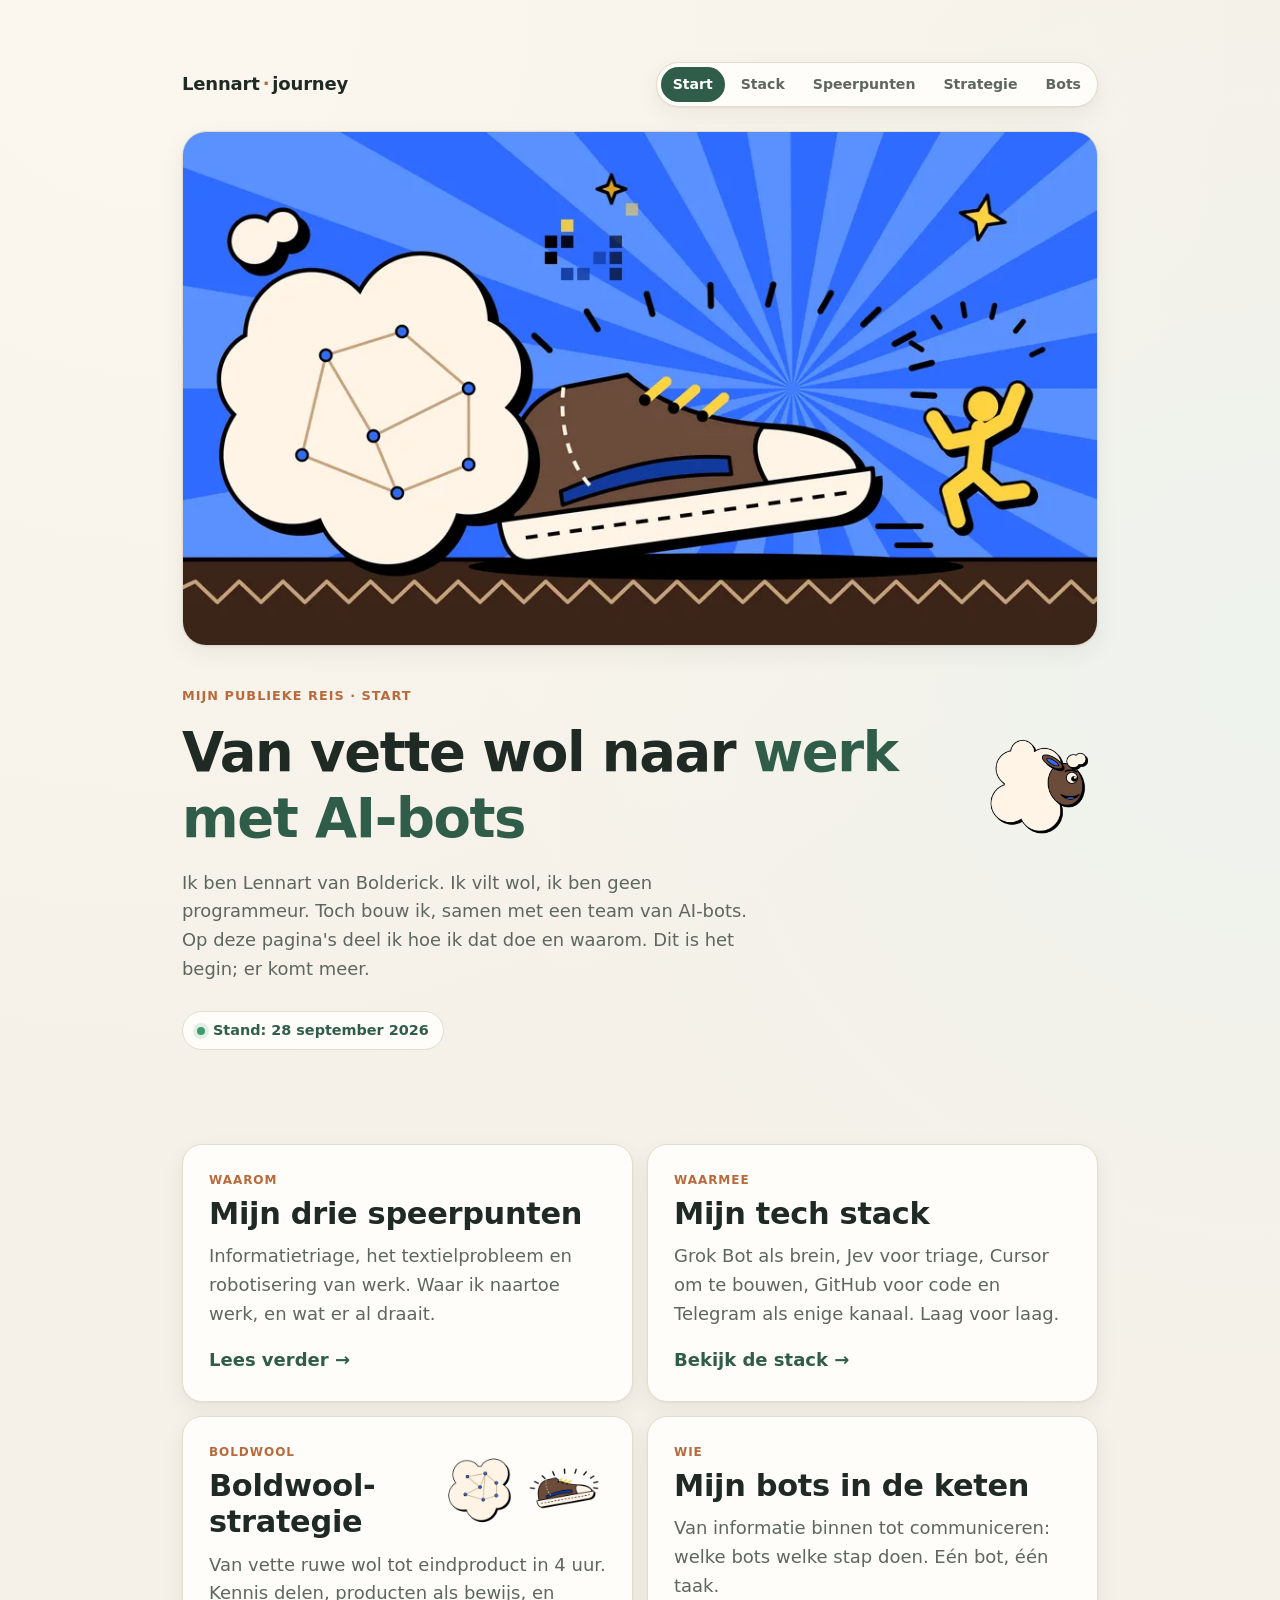
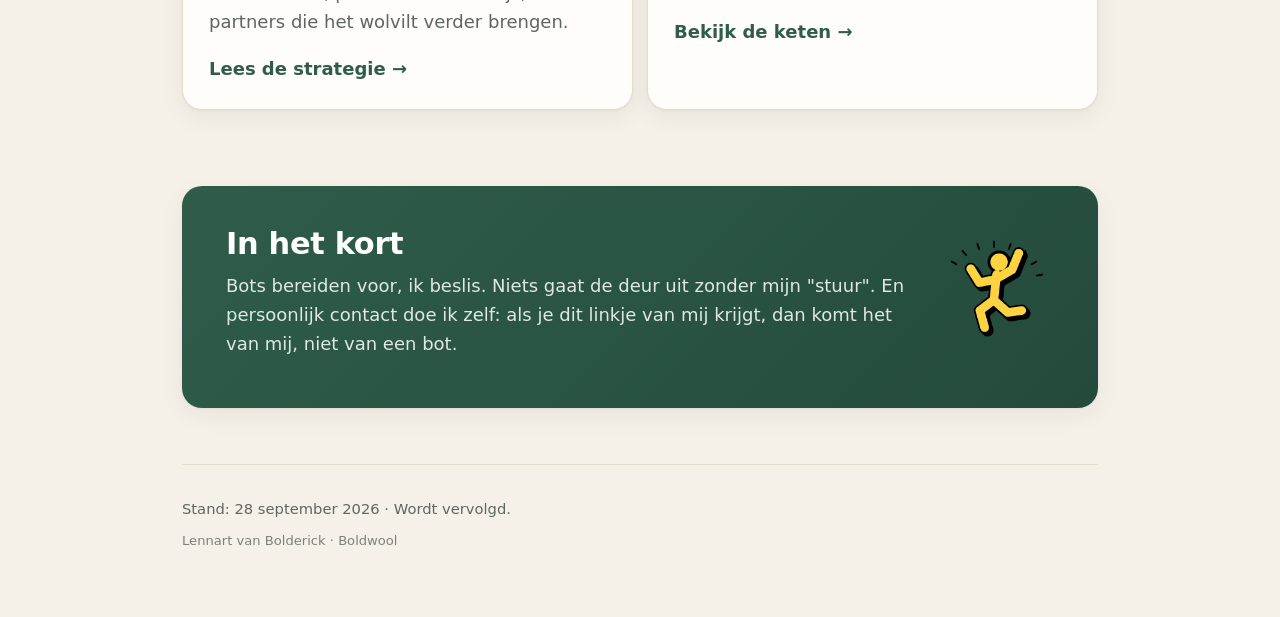
<file: docs/index.html>
<!doctype html>
<html lang="nl">
<head>
<meta charset="utf-8">
<meta name="viewport" content="width=device-width, initial-scale=1, viewport-fit=cover">
<title>Mijn publieke reis · Lennart van Bolderick</title>
<meta name="description" content="Een wolvilter die geen programmeur is, bouwt met een team van AI-bots. Hier deel ik mijn tech stack en mijn drie speerpunten.">
<meta name="theme-color" content="#f6f1e8">
<meta property="og:type" content="website">
<meta property="og:locale" content="nl_NL">
<meta property="og:title" content="Mijn publieke reis · Lennart van Bolderick">
<meta property="og:description" content="Een wolvilter die geen programmeur is, bouwt met een team van AI-bots. Hier deel ik mijn tech stack en mijn drie speerpunten.">
<meta property="og:url" content="https://lennart1970.github.io/journey/">
<meta property="og:image" content="https://lennart1970.github.io/journey/img/og-start.jpg">
<meta property="og:image:width" content="1200">
<meta property="og:image:height" content="630">
<meta property="og:image:alt" content="Mokka wollen sneaker barst uit een vachtwolk, een figuur rent mee, op blauwe stralen">
<meta name="twitter:card" content="summary_large_image">
<link rel="preload" as="image" type="image/webp" imagesrcset="img/hero-start-960.webp 960w, img/hero-start.webp 1920w" imagesizes="(min-width: 980px) 916px, 100vw">
<link rel="stylesheet" href="style.css">
</head>
<body>
<main>
<nav class="nav" aria-label="Hoofdmenu">
  <a class="brand" href="./">Lennart<span>·</span>journey</a>
  <div class="links"><a href="./" aria-current="page">Start</a><a href="tech-stack.html">Stack</a><a href="speerpunten.html">Speerpunten</a><a href="strategie.html">Strategie</a><a href="https://lennart1970.github.io/fleet-overview/">Bots</a></div>
</nav>

<figure class="hero-media">
  <picture>
    <source type="image/webp" srcset="img/hero-start-960.webp 960w, img/hero-start.webp 1920w" sizes="(min-width: 980px) 916px, 100vw">
    <img src="img/hero-start.jpg" srcset="img/hero-start-960.jpg 960w, img/hero-start.jpg 1920w" sizes="(min-width: 980px) 916px, 100vw" width="1920" height="1080" loading="eager" fetchpriority="high" decoding="async" alt="Mokka wollen sneaker barst uit een vachtwolk, een figuur rent mee, op blauwe stralen">
  </picture>
</figure>

<header class="hero">
  <p class="eyebrow">Mijn publieke reis · start</p>
  <span class="accent" aria-hidden="true"><picture><source type="image/webp" srcset="img/start-schaap.webp"><img src="img/start-schaap.png" width="400" height="400" alt="" loading="lazy" decoding="async"></picture></span>
  <h1>Van vette wol naar <span>werk met <span class="nowrap">AI-bots</span></span></h1>
  <p class="lead">Ik ben Lennart van Bolderick. Ik vilt wol, ik ben geen programmeur. Toch bouw ik, samen met een team van AI-bots. Op deze pagina's deel ik hoe ik dat doe en waarom. Dit is het begin; er komt meer.</p>
  <p class="stand"><span class="dot" aria-hidden="true"></span>Stand: 28 september 2026</p>
</header>

<section aria-label="Pagina's">
  <div class="grid two">
    <a class="card linkcard" href="speerpunten.html">
      <div class="tag">Waarom</div>
      <h2>Mijn drie speerpunten</h2>
      <p>Informatietriage, het textielprobleem en robotisering van werk. Waar ik naartoe werk, en wat er al draait.</p>
      <span class="go">Lees verder →</span>
    </a>
    <a class="card linkcard" href="tech-stack.html">
      <div class="tag">Waarmee</div>
      <h2>Mijn tech stack</h2>
      <p>Grok Bot als brein, Jev voor triage, Cursor om te bouwen, GitHub voor code en Telegram als enige kanaal. Laag voor laag.</p>
      <span class="go">Bekijk de stack →</span>
    </a>
    <a class="card linkcard wide" href="strategie.html">
      <span class="accent-row" aria-hidden="true"><span class="accent" aria-hidden="true"><picture><source type="image/webp" srcset="img/start-vacht.webp"><img src="img/start-vacht.png" width="400" height="400" alt="" loading="lazy" decoding="async"></picture></span><span class="accent" aria-hidden="true"><picture><source type="image/webp" srcset="img/start-sneaker.webp"><img src="img/start-sneaker.png" width="400" height="400" alt="" loading="lazy" decoding="async"></picture></span></span>
      <div class="tag">Boldwool</div>
      <h2>Boldwool-strategie</h2>
      <p>Van vette ruwe wol tot eindproduct in 4 uur. Kennis delen, producten als bewijs, en partners die het wolvilt verder brengen.</p>
      <span class="go">Lees de strategie →</span>
    </a>
    <a class="card linkcard wide" href="https://lennart1970.github.io/fleet-overview/">
      <div class="tag">Wie</div>
      <h2>Mijn bots in de keten</h2>
      <p>Van informatie binnen tot communiceren: welke bots welke stap doen. Eén bot, één taak.</p>
      <span class="go">Bekijk de keten →</span>
    </a>
  </div>
</section>

<section aria-labelledby="kort">
  <div class="card highlight">
    <span class="accent" aria-hidden="true"><picture><source type="image/webp" srcset="img/start-figuur.webp"><img src="img/start-figuur.png" width="400" height="400" alt="" loading="lazy" decoding="async"></picture></span>
    <h2 id="kort">In het kort</h2>
    <p>Bots bereiden voor, ik beslis. Niets gaat de deur uit zonder mijn "stuur". En persoonlijk contact doe ik zelf: als je dit linkje van mij krijgt, dan komt het van mij, niet van een bot.</p>
  </div>
</section>

<footer>
  <p>Stand: 28 september 2026 · Wordt vervolgd.</p>
  <p class="small">Lennart van Bolderick · Boldwool</p>
</footer>

</main>
</body>
</html>
</file>
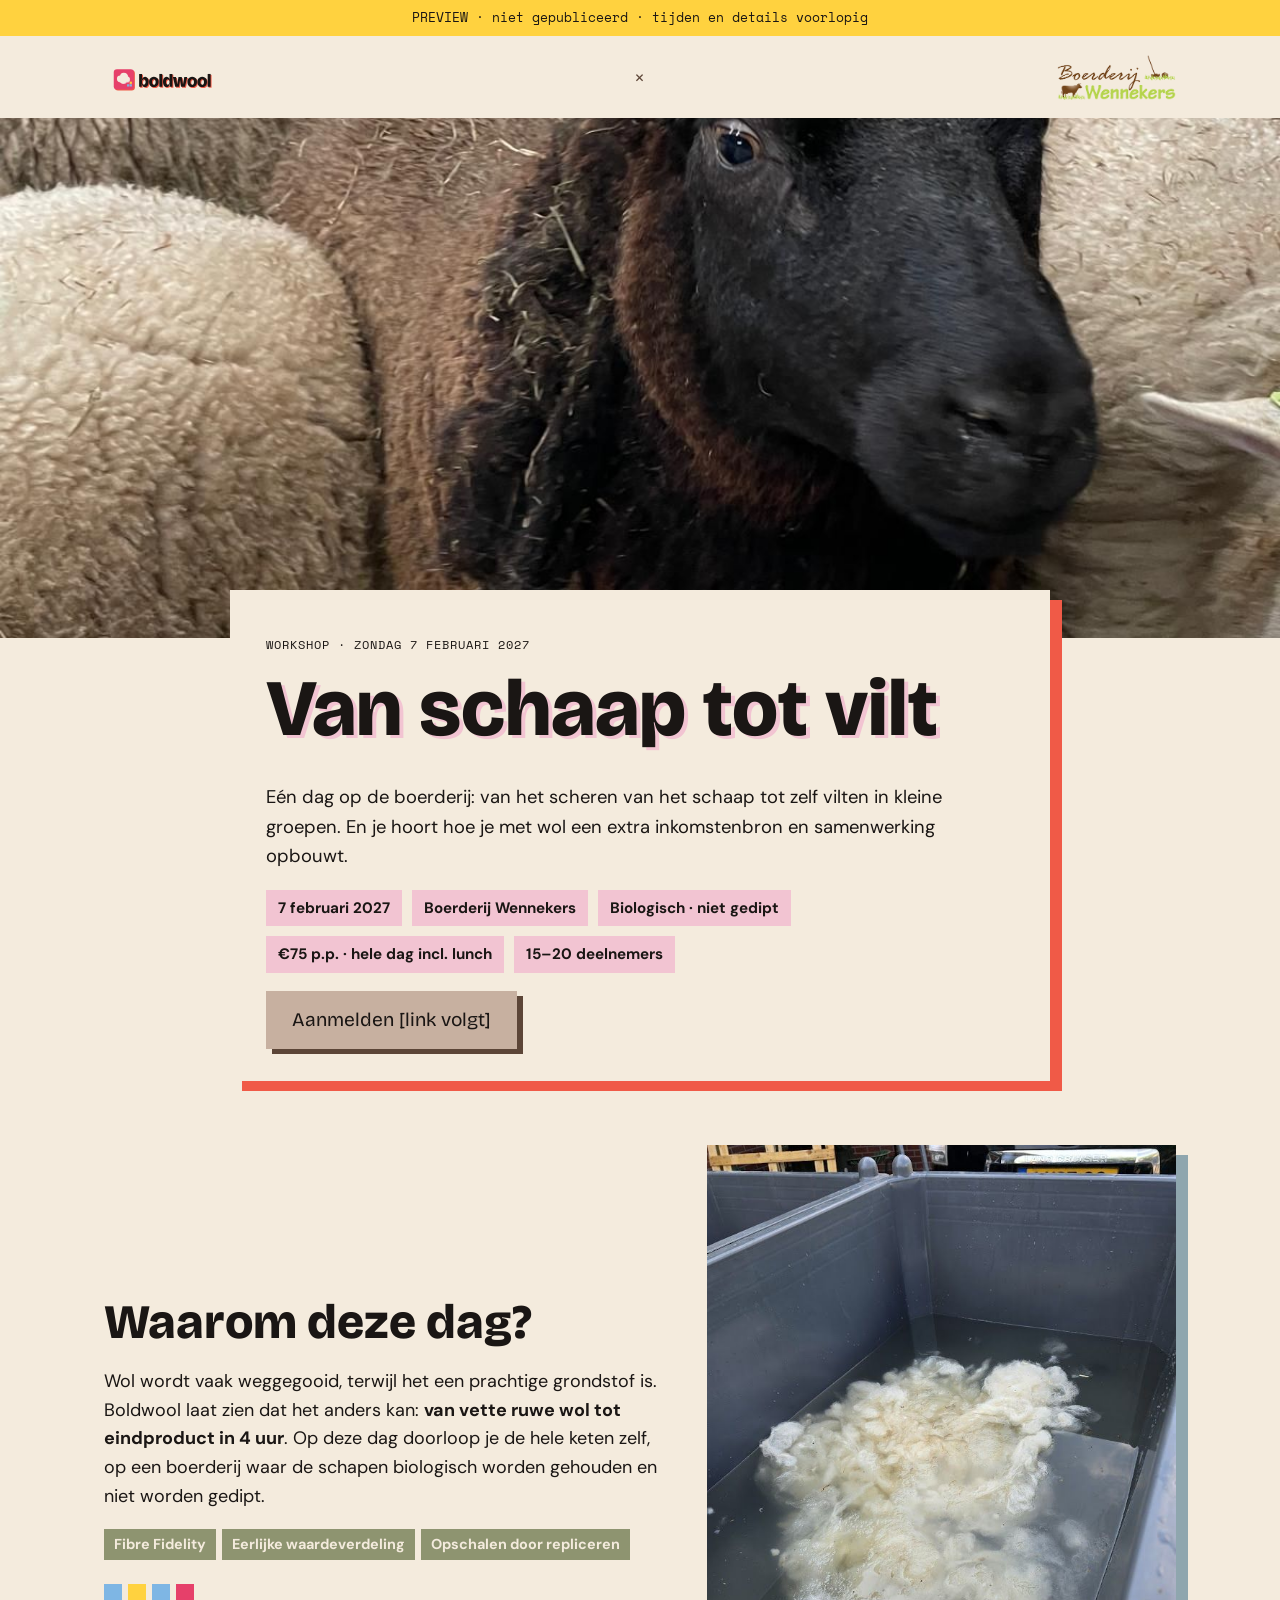
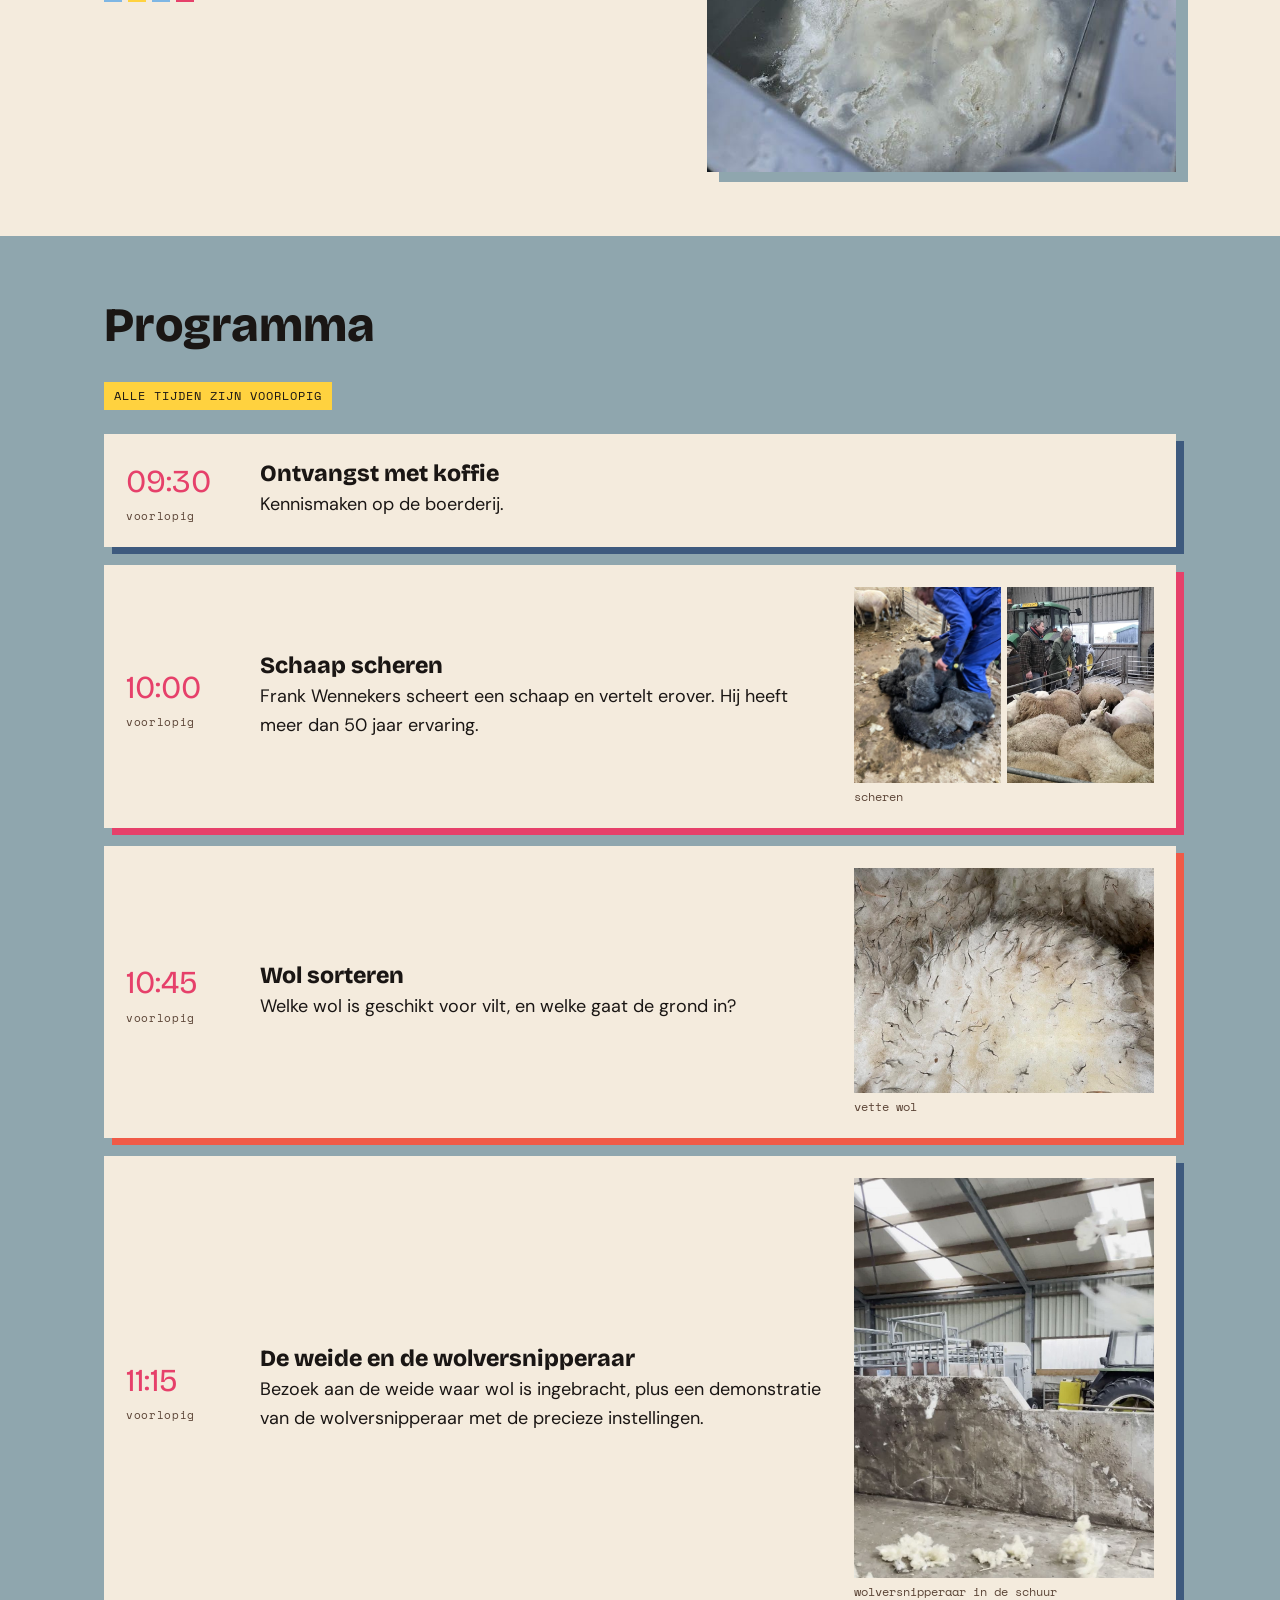
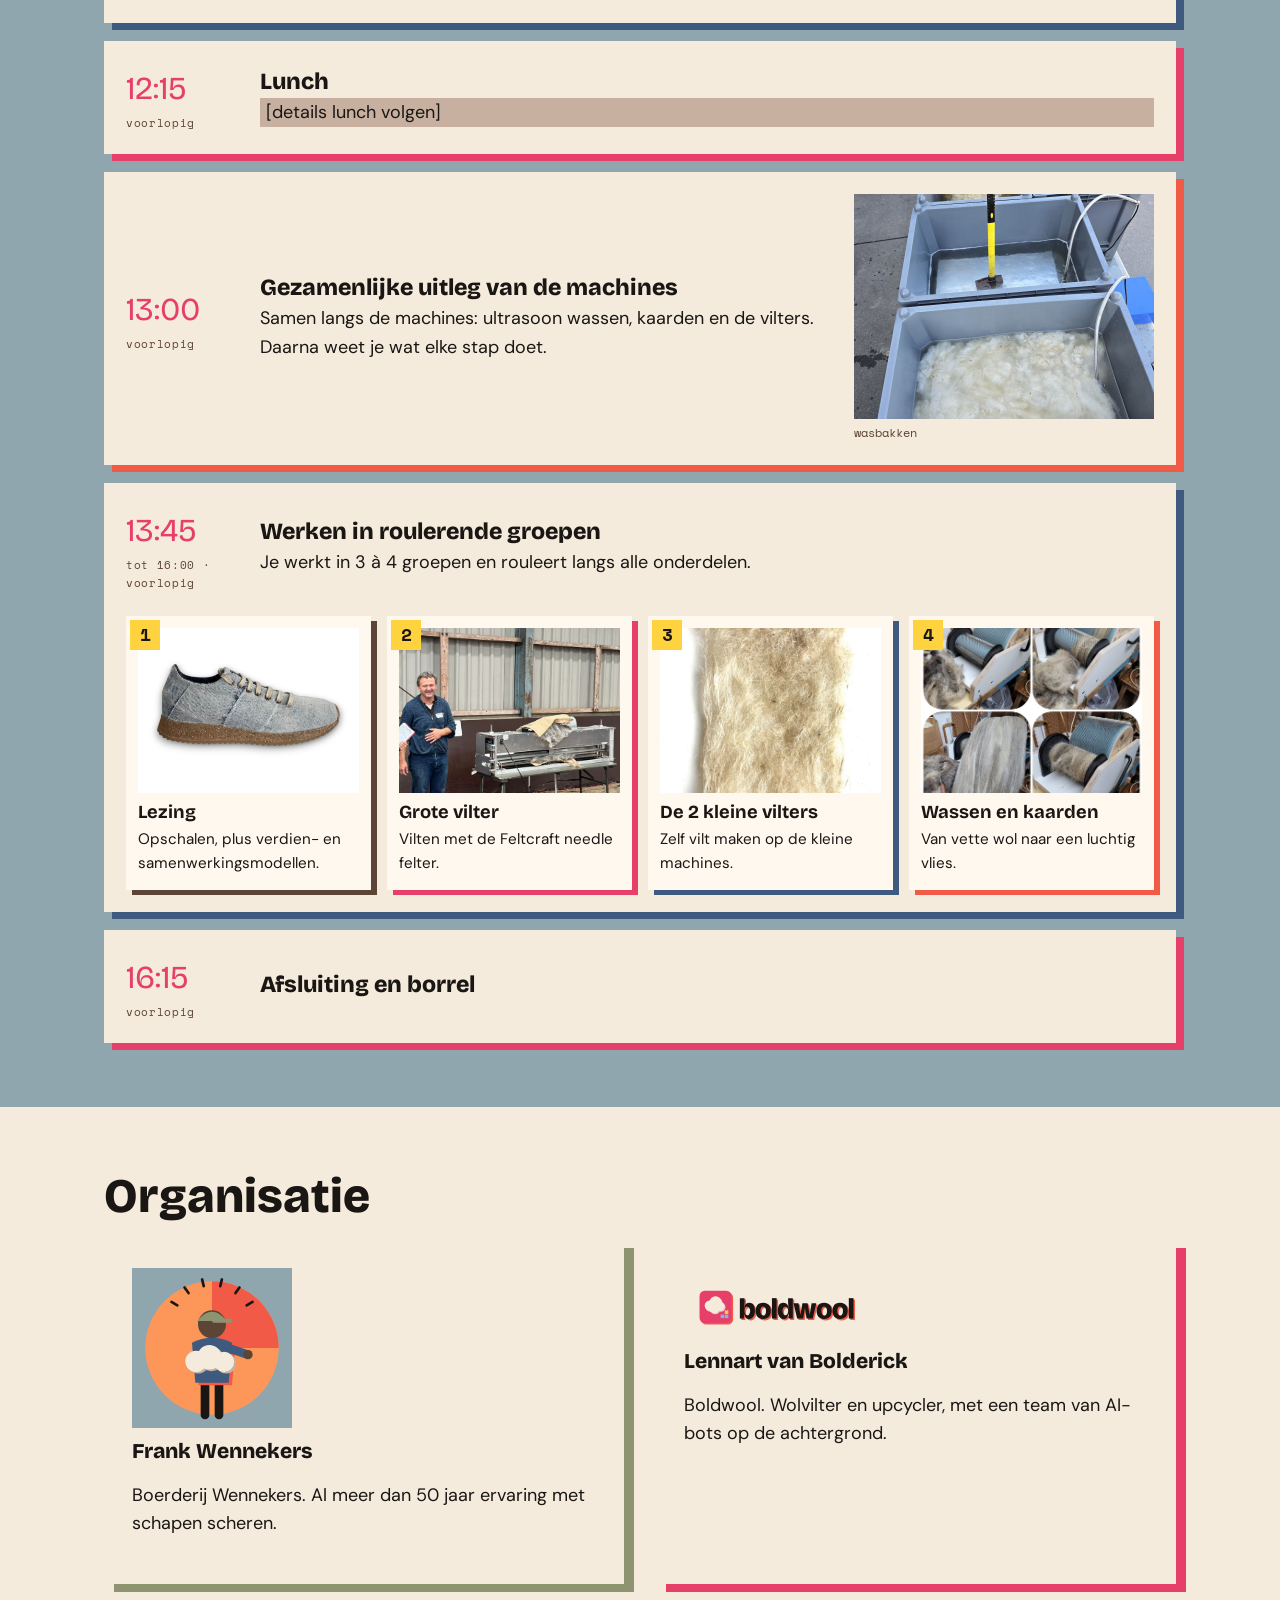
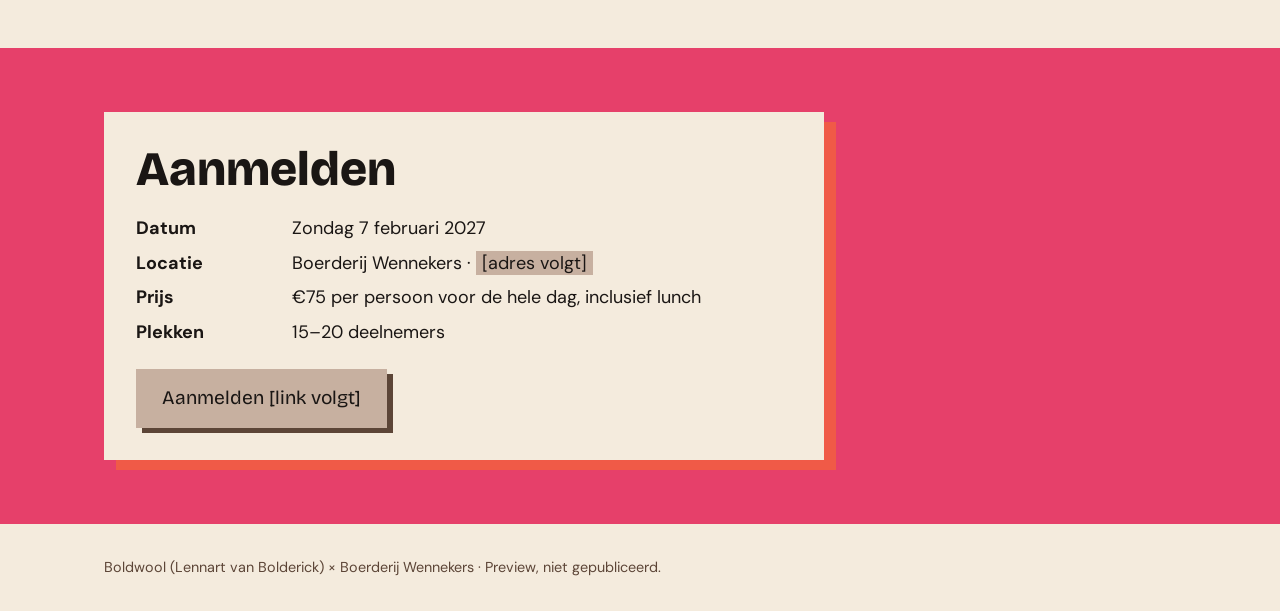
<file: docs/workshop-van-schaap-tot-vilt/index.html>
<!doctype html>
<html lang="nl">
<head>
<meta charset="utf-8">
<meta name="viewport" content="width=device-width, initial-scale=1">
<title>Van schaap tot vilt · workshop Boldwool × Boerderij Wennekers (preview)</title>
<meta name="robots" content="noindex">
<link rel="preconnect" href="https://fonts.googleapis.com"><link rel="preconnect" href="https://fonts.gstatic.com" crossorigin>
<link href="https://fonts.googleapis.com/css2?family=Bricolage+Grotesque:opsz,wght@12..96,800&family=DM+Sans:opsz,wght@9..40,400;9..40,700&family=Space+Mono:wght@400;700&display=swap" rel="stylesheet">
<style>
:root{--creme:#F4EBDD;--roze:#E6406A;--rood:#F05A47;--leisteen:#8FA6AE;--mokka:#5C4537;--inkt:#1A1614;--oranje:#FD9759;--salie:#8E9470;--mozaiek:#7EB6E4;--spinsel:#F2C4D2;--denim:#3E5A7E;--geel:#FFD23F;--grijs:#C7B0A0}
*{box-sizing:border-box}
body{margin:0;background:var(--creme);color:var(--inkt);font:18px/1.6 'DM Sans',system-ui,sans-serif}
img{max-width:100%;display:block}
h1,h2,h3{font-family:'Bricolage Grotesque',sans-serif;font-weight:800;line-height:1.05;margin:0 0 .4em}
.mono{font-family:'Space Mono',monospace;font-size:.78rem;letter-spacing:.08em;text-transform:uppercase}
.wrap{max-width:1120px;margin:0 auto;padding:0 24px}
.preview{background:var(--geel);text-align:center;padding:8px 12px;font-family:'Space Mono',monospace;font-size:.8rem}
header.top{display:flex;align-items:center;justify-content:space-between;gap:16px;padding:18px 0}
header.top .boldwool{height:44px;width:auto}
header.top .wennekers{height:46px;width:auto}
.x{font-family:'Space Mono',monospace;color:var(--mokka)}
.hero{position:relative;background:var(--leisteen)}
.hero img{width:100%;height:auto}
.hero-card{background:var(--creme);margin:-48px auto 0;position:relative;max-width:820px;padding:32px 36px;box-shadow:12px 10px 0 var(--rood)}
.hero-card h1{font-size:clamp(2.6rem,7vw,5rem);text-shadow:4px 3px 0 var(--spinsel)}
.hero-card .lead{font-size:1.15rem;margin:.2em 0 1em}
.facts{display:flex;flex-wrap:wrap;gap:10px;margin:0 0 18px;padding:0;list-style:none}
.facts li{background:var(--spinsel);padding:6px 12px;font-weight:700;font-size:.95rem}
.facts li.ph{background:var(--grijs)}
.btn{display:inline-block;background:var(--roze);color:var(--creme);text-decoration:none;font-family:'Bricolage Grotesque',sans-serif;font-size:1.2rem;padding:14px 26px;box-shadow:6px 5px 0 var(--rood)}
.btn.ph{background:var(--grijs);color:var(--inkt);box-shadow:6px 5px 0 var(--mokka);cursor:not-allowed}
section{padding:64px 0}
section h2{font-size:clamp(2rem,4.5vw,3rem)}
.intro{display:grid;grid-template-columns:1.2fr 1fr;gap:40px;align-items:center}
.intro img{box-shadow:12px 10px 0 var(--leisteen)}
.badge{display:inline-block;background:var(--salie);color:var(--creme);padding:4px 10px;margin:0 6px 6px 0;font-weight:700;font-size:.9rem}
.prog{background:var(--leisteen)}
.prog h2{color:var(--inkt)}
.note{background:var(--geel);display:inline-block;padding:4px 10px;margin-bottom:24px}
.timeline{list-style:none;margin:0;padding:0;display:grid;gap:18px}
.step{display:grid;grid-template-columns:110px 1fr 300px;gap:24px;background:var(--creme);padding:22px;align-items:center;box-shadow:8px 7px 0 var(--denim)}
.step:nth-child(3n+2){box-shadow:8px 7px 0 var(--roze)}
.step:nth-child(3n){box-shadow:8px 7px 0 var(--rood)}
.time{font-family:'Bricolage Grotesque',sans-serif;font-size:2rem;color:var(--roze)}
.time small{display:block;font-family:'Space Mono',monospace;font-size:.7rem;color:var(--mokka);letter-spacing:.06em}
.step h3{font-size:1.45rem;margin-bottom:.2em}
.step p{margin:0}
.step figure{margin:0}
.step figure img{width:100%;aspect-ratio:4/3;object-fit:cover}
.step figcaption{font-size:.75rem;color:var(--mokka);margin-top:4px;font-family:'Space Mono',monospace}
.step.noimg{grid-template-columns:110px 1fr}
.people{display:grid;grid-template-columns:repeat(2,1fr);gap:32px}
.person{background:var(--creme);padding:28px;box-shadow:10px 8px 0 var(--salie)}
.person img{width:160px;height:160px;object-fit:cover;margin-bottom:12px}
.person.lennart{box-shadow:10px 8px 0 var(--roze)}
.signup{background:var(--roze);color:var(--creme)}
.signup .box{background:var(--creme);color:var(--inkt);padding:32px;max-width:720px;box-shadow:12px 10px 0 var(--rood)}
.signup dl{display:grid;grid-template-columns:140px 1fr;gap:6px 16px;margin:0 0 22px}
.signup dt{font-weight:700}
.signup dd{margin:0}
.ph-txt{background:var(--grijs);padding:0 6px}
footer{padding:32px 0;font-size:.9rem;color:var(--mokka)}
.pixels{display:flex;gap:6px;margin:18px 0}
.pixels span{width:18px;height:18px;background:var(--mozaiek)}
.pixels span:nth-child(2){background:var(--geel)} .pixels span:nth-child(4){background:var(--roze)}
@media (max-width:820px){
  body{font-size:17px}
  .hero-card{margin:-16px 14px 0;padding:24px 20px;box-shadow:8px 7px 0 var(--rood)}
  .intro,.people{grid-template-columns:1fr}
  .step,.step.noimg{grid-template-columns:1fr;gap:10px}
  .time{font-size:1.6rem}
  header.top .boldwool{height:34px} header.top .wennekers{height:36px}
  .signup dl{grid-template-columns:1fr}
  .signup dt{margin-top:8px}
}
.step.groups-step{grid-template-columns:110px 1fr}
.groups{grid-column:1/-1;display:grid;grid-template-columns:repeat(4,1fr);gap:16px}
.gcard{position:relative;background:#fff8ee;padding:12px 12px 14px;box-shadow:6px 5px 0 var(--mokka)}
.gcard:nth-child(2){box-shadow:6px 5px 0 var(--roze)}.gcard:nth-child(3){box-shadow:6px 5px 0 var(--denim)}.gcard:nth-child(4){box-shadow:6px 5px 0 var(--rood)}
.gcard img{width:100%;aspect-ratio:4/3;object-fit:cover;margin-bottom:8px}
.gcard h4{font-family:'Bricolage Grotesque',sans-serif;font-size:1.15rem;margin:0 0 .2em;line-height:1.2}
.gcard p{font-size:.95rem;margin:0}
.gnum{position:absolute;top:4px;left:4px;background:var(--geel);font-family:'Space Mono',monospace;font-weight:700;width:30px;height:30px;display:grid;place-items:center}
@media (max-width:1000px){.groups{grid-template-columns:1fr 1fr}}
@media (max-width:820px){.step.groups-step{grid-template-columns:1fr}}
@media (max-width:480px){.groups{grid-template-columns:1fr}}
</style>
</head>
<body>
<div class="preview">PREVIEW · niet gepubliceerd · tijden en details voorlopig</div>
<div class="wrap">
<header class="top">
  <img class="boldwool" src="assets/logo-boldwool.svg" alt="Boldwool">
  <span class="x">×</span>
  <img class="wennekers" src="assets/logo-boerderij-wennekers.png" alt="Boerderij Wennekers">
</header>
</div>

<div class="hero"><img src="assets/schaap-zwart-in-kudde.jpg" alt="Zwarte ooi tussen witte schapen in de stal" style="display:block;height:clamp(260px,42vw,520px);object-fit:cover;object-position:65% 38%"></div>
<div class="hero-card">
  <p class="mono">Workshop · zondag 7 februari 2027</p>
  <h1>Van schaap tot vilt</h1>
  <p class="lead">Eén dag op de boerderij: van het scheren van het schaap tot zelf vilten in kleine groepen. En je hoort hoe je met wol een extra inkomstenbron en samenwerking opbouwt.</p>
  <ul class="facts">
    <li>7 februari 2027</li>
    <li>Boerderij Wennekers</li>
    <li>Biologisch · niet gedipt</li>
    <li>€75 p.p. · hele dag incl. lunch</li>
    <li>15–20 deelnemers</li>
  </ul>
  <a class="btn ph" href="#aanmelden" aria-disabled="true">Aanmelden [link volgt]</a>
</div>

<section>
 <div class="wrap intro">
  <div>
   <h2>Waarom deze dag?</h2>
   <p>Wol wordt vaak weggegooid, terwijl het een prachtige grondstof is. Boldwool laat zien dat het anders kan: <strong>van vette ruwe wol tot eindproduct in 4 uur</strong>. Op deze dag doorloop je de hele keten zelf, op een boerderij waar de schapen biologisch worden gehouden en niet worden gedipt.</p>
   <p><span class="badge">Fibre Fidelity</span><span class="badge">Eerlijke waardeverdeling</span><span class="badge">Opschalen door repliceren</span></p>
   <div class="pixels" aria-hidden="true"><span></span><span></span><span></span><span></span></div>
  </div>
  <img src="assets/wool-soaking.jpg" alt="Wol die in een bak water weekt">
 </div>
</section>

<section class="prog" id="programma">
 <div class="wrap">
  <h2>Programma</h2>
  <p class="note mono">Alle tijden zijn voorlopig</p>
  <ol class="timeline">
   <li class="step noimg"><div class="time">09:30<small>voorlopig</small></div><div><h3>Ontvangst met koffie</h3><p>Kennismaken op de boerderij.</p></div></li>
   <li class="step"><div class="time">10:00<small>voorlopig</small></div><div><h3>Schaap scheren</h3><p>Frank Wennekers scheert een schaap en vertelt erover. Hij heeft meer dan 50 jaar ervaring.</p></div><figure><div style="display:grid;grid-template-columns:1fr 1fr;gap:6px"><img src="assets/scheren-donkere-vacht.jpg" alt="Een schaap met een donkere vacht wordt geschoren" style="aspect-ratio:3/4"><img src="assets/bij-de-kudde.jpg" alt="Twee mensen bij de kudde schapen in de stal" style="aspect-ratio:3/4"></div><figcaption>scheren</figcaption></figure></li>
   <li class="step"><div class="time">10:45<small>voorlopig</small></div><div><h3>Wol sorteren</h3><p>Welke wol is geschikt voor vilt, en welke gaat de grond in?</p></div><figure><img src="assets/vette-wol-closeup.jpg" alt="Close-up van vette ruwe wol"><figcaption>vette wol</figcaption></figure></li>
   <li class="step"><div class="time">11:15<small>voorlopig</small></div><div><h3>De weide en de wolversnipperaar</h3><p>Bezoek aan de weide waar wol is ingebracht, plus een demonstratie van de wolversnipperaar met de precieze instellingen.</p></div><figure><img src="assets/wolversnipperaar.jpg" alt="Versnipperde wol vliegt door een schuur met betonnen wanden; op de vloer liggen plukken wol" style="aspect-ratio:3/4;object-position:50% 30%"><figcaption>wolversnipperaar in de schuur</figcaption></figure></li>
   <li class="step noimg"><div class="time">12:15<small>voorlopig</small></div><div><h3>Lunch</h3><p class="ph-txt">[details lunch volgen]</p></div></li>
   <li class="step"><div class="time">13:00<small>voorlopig</small></div><div><h3>Gezamenlijke uitleg van de machines</h3><p>Samen langs de machines: ultrasoon wassen, kaarden en de vilters. Daarna weet je wat elke stap doet.</p></div><figure><img src="assets/wash-tubs.jpg" alt="Wasbakken met wol"><figcaption>wasbakken</figcaption></figure></li>
   <li class="step groups-step"><div class="time">13:45<small>tot 16:00 · voorlopig</small></div><div><h3>Werken in roulerende groepen</h3><p>Je werkt in 3 à 4 groepen en rouleert langs alle onderdelen.</p></div>
    <div class="groups">
     <div class="gcard"><img src="assets/sneaker.jpg" alt="Sneaker van vilt"><span class="gnum">1</span><h4>Lezing</h4><p>Opschalen, plus verdien- en samenwerkingsmodellen.</p></div>
     <div class="gcard"><img src="assets/feltcrafts-machine.jpg" alt="Feltcraft needle felter in een schuur"><span class="gnum">2</span><h4>Grote vilter</h4><p>Vilten met de Feltcraft needle felter.</p></div>
     <div class="gcard"><img src="assets/felt_1.jpg" alt="Een stuk vilt"><span class="gnum">3</span><h4>De 2 kleine vilters</h4><p>Zelf vilt maken op de kleine machines.</p></div>
     <div class="gcard"><img src="assets/kaarden.jpg" alt="Kaardmachine met wol"><span class="gnum">4</span><h4>Wassen en kaarden</h4><p>Van vette wol naar een luchtig vlies.</p></div>
    </div></li>
   <li class="step noimg"><div class="time">16:15<small>voorlopig</small></div><div><h3>Afsluiting en borrel</h3></div></li>
  </ol>
 </div>
</section>

<section>
 <div class="wrap">
  <h2>Organisatie</h2>
  <div class="people">
   <div class="person"><img src="assets/ill-frank.svg" alt="Illustratie: gestileerde boer met pet en een pluk wol"><h3>Frank Wennekers</h3><p>Boerderij Wennekers. Al meer dan 50 jaar ervaring met schapen scheren.</p></div>
   <div class="person lennart"><img src="assets/logo-boldwool.svg" alt="Boldwool" style="width:auto;height:70px;object-fit:contain"><h3>Lennart van Bolderick</h3><p>Boldwool. Wolvilter en upcycler, met een team van AI-bots op de achtergrond.</p></div>
  </div>
 </div>
</section>

<section class="signup" id="aanmelden">
 <div class="wrap">
  <div class="box">
   <h2>Aanmelden</h2>
   <dl>
    <dt>Datum</dt><dd>Zondag 7 februari 2027</dd>
    <dt>Locatie</dt><dd>Boerderij Wennekers · <span class="ph-txt">[adres volgt]</span></dd>
    <dt>Prijs</dt><dd>€75 per persoon voor de hele dag, inclusief lunch</dd>
    <dt>Plekken</dt><dd>15–20 deelnemers</dd>
   </dl>
   <a class="btn ph" href="#aanmelden" aria-disabled="true">Aanmelden [link volgt]</a>
  </div>
 </div>
</section>

<footer><div class="wrap">Boldwool (Lennart van Bolderick) × Boerderij Wennekers · Preview, niet gepubliceerd.</div></footer>
</body>
</html>
</file>
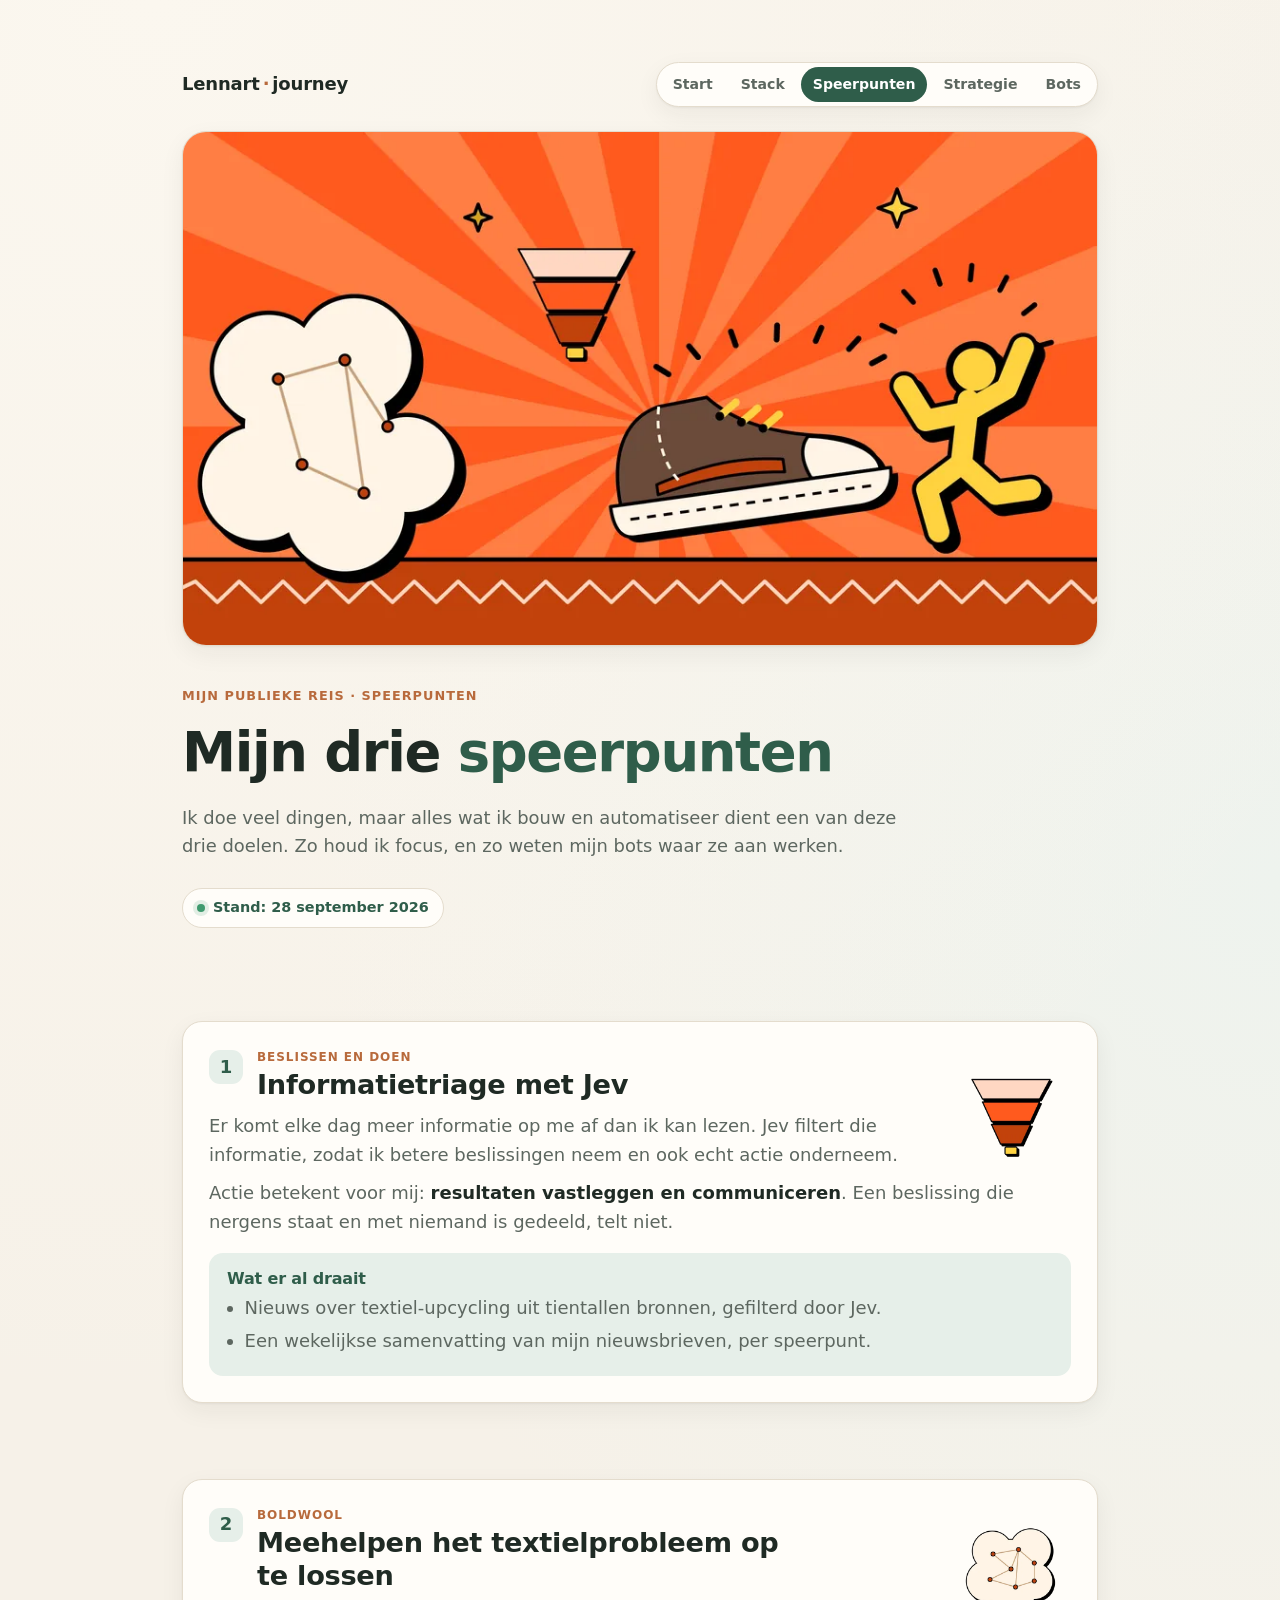
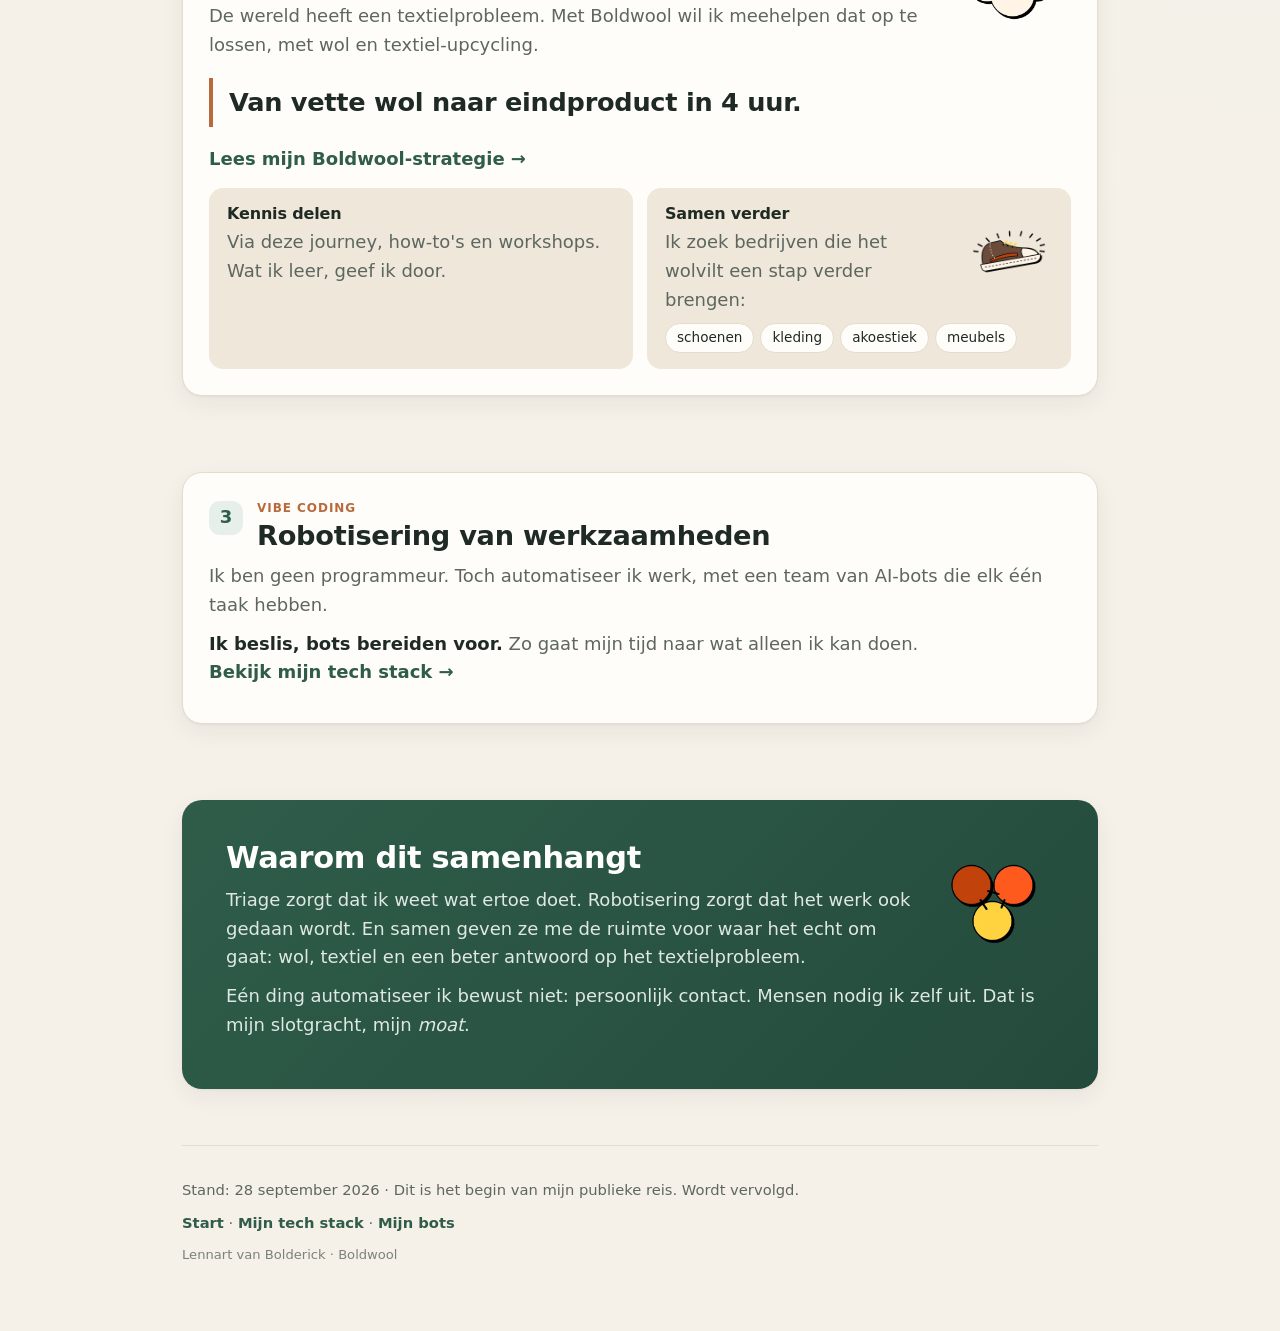
<file: docs/speerpunten.html>
<!doctype html>
<html lang="nl">
<head>
<meta charset="utf-8">
<meta name="viewport" content="width=device-width, initial-scale=1, viewport-fit=cover">
<title>Mijn drie speerpunten · Lennart van Bolderick</title>
<meta name="description" content="Informatietriage met Jev, meehelpen het textielprobleem op te lossen met Boldwool, en robotisering van werk. Waar ik aan werk en waarom.">
<meta name="theme-color" content="#f6f1e8">
<meta property="og:type" content="website">
<meta property="og:locale" content="nl_NL">
<meta property="og:title" content="Mijn drie speerpunten · Lennart van Bolderick">
<meta property="og:description" content="Informatietriage met Jev, meehelpen het textielprobleem op te lossen met Boldwool, en robotisering van werk. Waar ik aan werk en waarom.">
<meta property="og:url" content="https://lennart1970.github.io/journey/speerpunten.html">
<meta property="og:image" content="https://lennart1970.github.io/journey/img/og-speerpunten.jpg">
<meta property="og:image:width" content="1200">
<meta property="og:image:height" content="630">
<meta property="og:image:alt" content="Trechter, vachtwolk, wollen sneaker en een rennend figuur op oranje stralen">
<meta name="twitter:card" content="summary_large_image">
<link rel="preload" as="image" type="image/webp" imagesrcset="img/hero-speerpunten-960.webp 960w, img/hero-speerpunten.webp 1920w" imagesizes="(min-width: 980px) 916px, 100vw">
<link rel="stylesheet" href="style.css">
</head>
<body>
<main>
<nav class="nav" aria-label="Hoofdmenu">
  <a class="brand" href="./">Lennart<span>·</span>journey</a>
  <div class="links"><a href="./">Start</a><a href="tech-stack.html">Stack</a><a href="speerpunten.html" aria-current="page">Speerpunten</a><a href="strategie.html">Strategie</a><a href="https://lennart1970.github.io/fleet-overview/">Bots</a></div>
</nav>

<figure class="hero-media">
  <picture>
    <source type="image/webp" srcset="img/hero-speerpunten-960.webp 960w, img/hero-speerpunten.webp 1920w" sizes="(min-width: 980px) 916px, 100vw">
    <img src="img/hero-speerpunten.jpg" srcset="img/hero-speerpunten-960.jpg 960w, img/hero-speerpunten.jpg 1920w" sizes="(min-width: 980px) 916px, 100vw" width="1920" height="1080" loading="eager" fetchpriority="high" decoding="async" alt="Trechter, vachtwolk, wollen sneaker en een rennend figuur op oranje stralen">
  </picture>
</figure>

<header class="hero">
  <p class="eyebrow">Mijn publieke reis · speerpunten</p>
  <h1>Mijn drie <span>speerpunten</span></h1>
  <p class="lead">Ik doe veel dingen, maar alles wat ik bouw en automatiseer dient een van deze drie doelen. Zo houd ik focus, en zo weten mijn bots waar ze aan werken.</p>
  <p class="stand"><span class="dot" aria-hidden="true"></span>Stand: 28 september 2026</p>
</header>

<section aria-labelledby="sp1">
  <article class="card big">
    <span class="accent" aria-hidden="true"><picture><source type="image/webp" srcset="img/speer-trechter.webp"><img src="img/speer-trechter.png" width="400" height="400" alt="" loading="lazy" decoding="async"></picture></span>
    <div class="bighead"><span class="num">1</span><div><div class="tag">Beslissen en doen</div><h2 id="sp1">Informatietriage met Jev</h2></div></div>
    <p>Er komt elke dag meer informatie op me af dan ik kan lezen. Jev filtert die informatie, zodat ik betere beslissingen neem en ook echt actie onderneem.</p>
    <p>Actie betekent voor mij: <strong>resultaten vastleggen en communiceren</strong>. Een beslissing die nergens staat en met niemand is gedeeld, telt niet.</p>
    <div class="running">
      <h3>Wat er al draait</h3>
      <ul>
        <li>Nieuws over textiel-upcycling uit tientallen bronnen, gefilterd door Jev.</li>
        <li>Een wekelijkse samenvatting van mijn nieuwsbrieven, per speerpunt.</li>
      </ul>
    </div>
  </article>
</section>

<section aria-labelledby="sp2">
  <article class="card big">
    <span class="accent" aria-hidden="true"><picture><source type="image/webp" srcset="img/speer-vacht.webp"><img src="img/speer-vacht.png" width="400" height="400" alt="" loading="lazy" decoding="async"></picture></span>
    <div class="bighead"><span class="num">2</span><div><div class="tag">Boldwool</div><h2 id="sp2">Meehelpen het textielprobleem op te lossen</h2></div></div>
    <p>De wereld heeft een textielprobleem. Met Boldwool wil ik meehelpen dat op te lossen, met wol en textiel-upcycling.</p>
    <p class="quote">Van vette wol naar eindproduct in 4 uur.</p>
    <p><a class="more" href="strategie.html">Lees mijn Boldwool-strategie →</a></p>
    <div class="grid two inner">
      <div class="mini">
        <h3>Kennis delen</h3>
        <p>Via deze journey, how-to's en workshops. Wat ik leer, geef ik door.</p>
      </div>
      <div class="mini">
        <span class="accent" aria-hidden="true"><picture><source type="image/webp" srcset="img/speer-sneaker.webp"><img src="img/speer-sneaker.png" width="400" height="400" alt="" loading="lazy" decoding="async"></picture></span>
        <h3>Samen verder</h3>
        <p>Ik zoek bedrijven die het wolvilt een stap verder brengen:</p>
        <div class="chips"><span>schoenen</span><span>kleding</span><span>akoestiek</span><span>meubels</span></div>
      </div>
    </div>
  </article>
</section>

<section aria-labelledby="sp3">
  <article class="card big">
    <div class="bighead"><span class="num">3</span><div><div class="tag">Vibe coding</div><h2 id="sp3">Robotisering van werkzaamheden</h2></div></div>
    <p>Ik ben geen programmeur. Toch automatiseer ik werk, met een team van AI-bots die elk één taak hebben.</p>
    <p><strong>Ik beslis, bots bereiden voor.</strong> Zo gaat mijn tijd naar wat alleen ik kan doen. <a class="more" href="tech-stack.html">Bekijk mijn tech stack →</a></p>
  </article>
</section>

<section aria-labelledby="samen">
  <div class="card highlight">
    <span class="accent" aria-hidden="true"><picture><source type="image/webp" srcset="img/speer-drie.webp"><img src="img/speer-drie.png" width="400" height="400" alt="" loading="lazy" decoding="async"></picture></span>
    <h2 id="samen">Waarom dit samenhangt</h2>
    <p>Triage zorgt dat ik weet wat ertoe doet. Robotisering zorgt dat het werk ook gedaan wordt. En samen geven ze me de ruimte voor waar het echt om gaat: wol, textiel en een beter antwoord op het textielprobleem.</p>
    <p>Eén ding automatiseer ik bewust niet: persoonlijk contact. Mensen nodig ik zelf uit. Dat is mijn slotgracht, mijn <em>moat</em>.</p>
  </div>
</section>

<footer>
  <p>Stand: 28 september 2026 · Dit is het begin van mijn publieke reis. Wordt vervolgd.</p>
  <p class="footnav"><a href="./">Start</a> · <a href="tech-stack.html">Mijn tech stack</a> · <a href="https://lennart1970.github.io/fleet-overview/">Mijn bots</a></p>
  <p class="small">Lennart van Bolderick · Boldwool</p>
</footer>

</main>
</body>
</html>
</file>
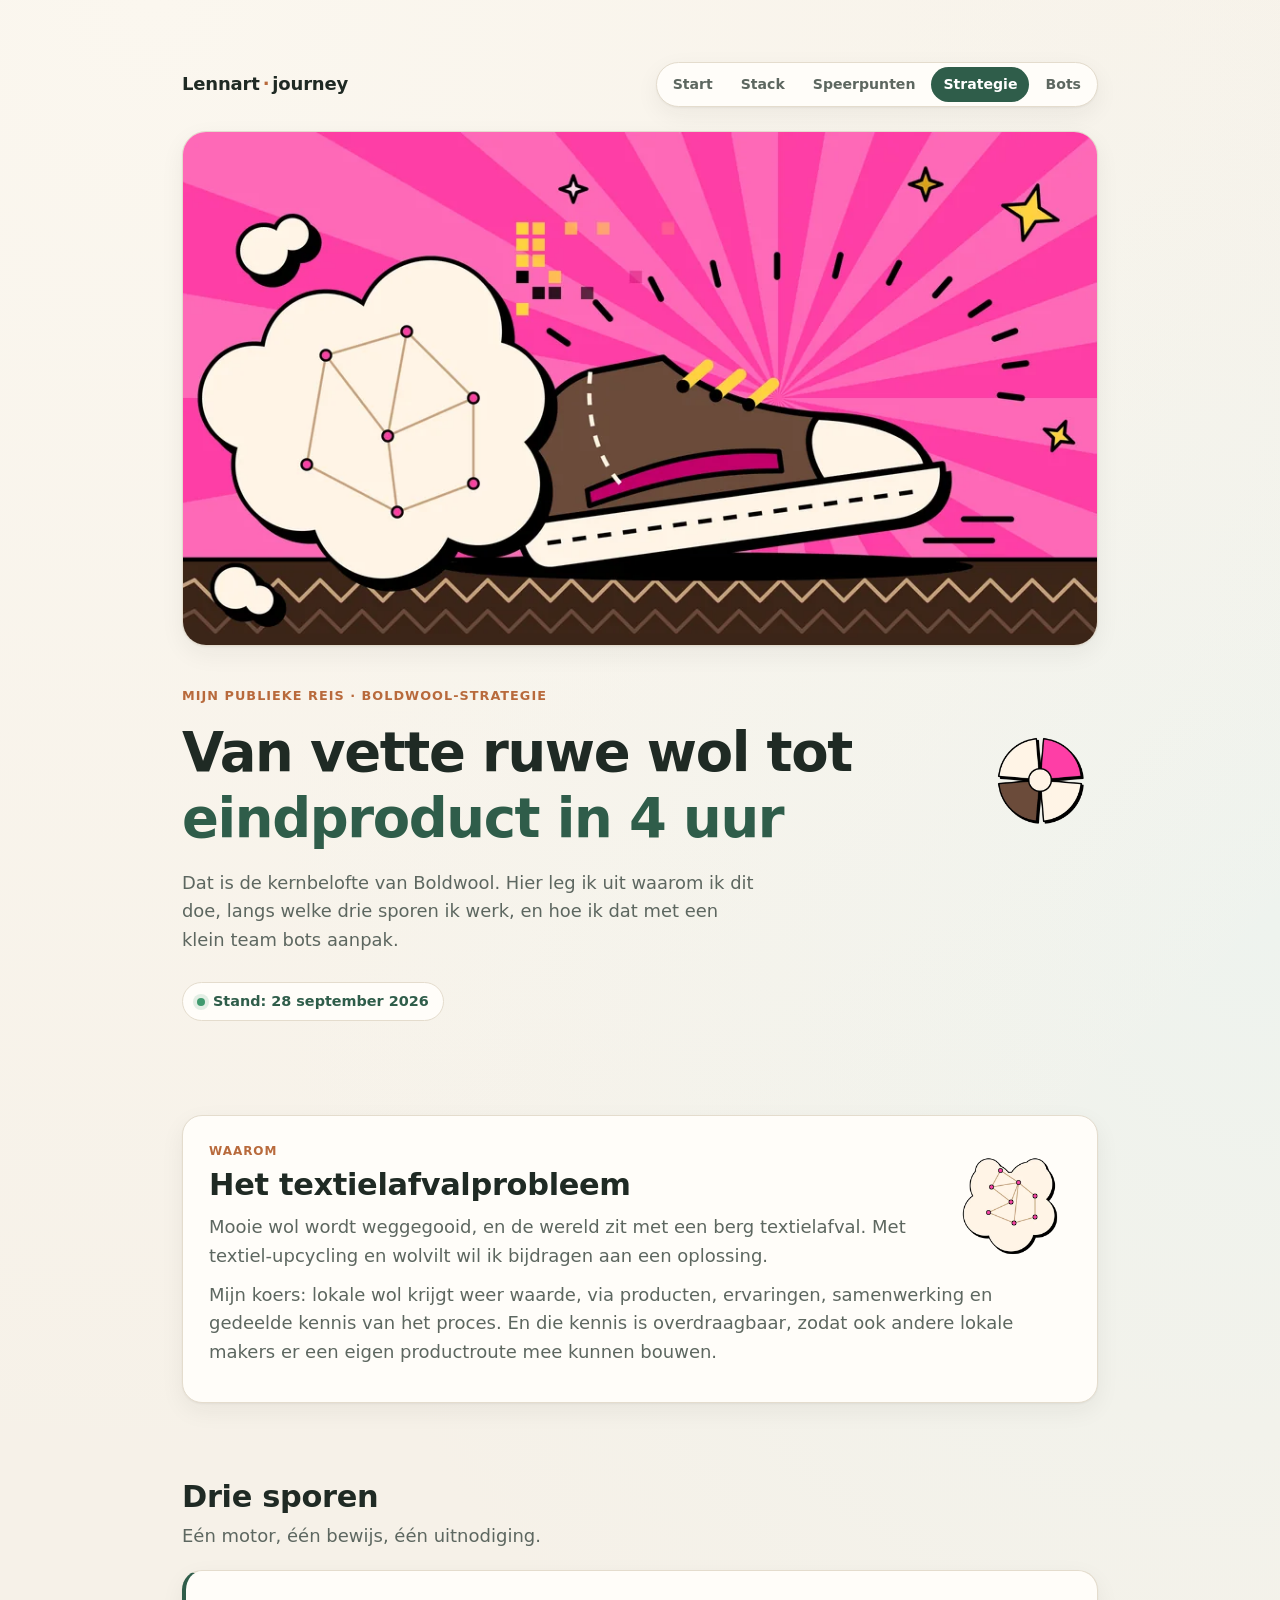
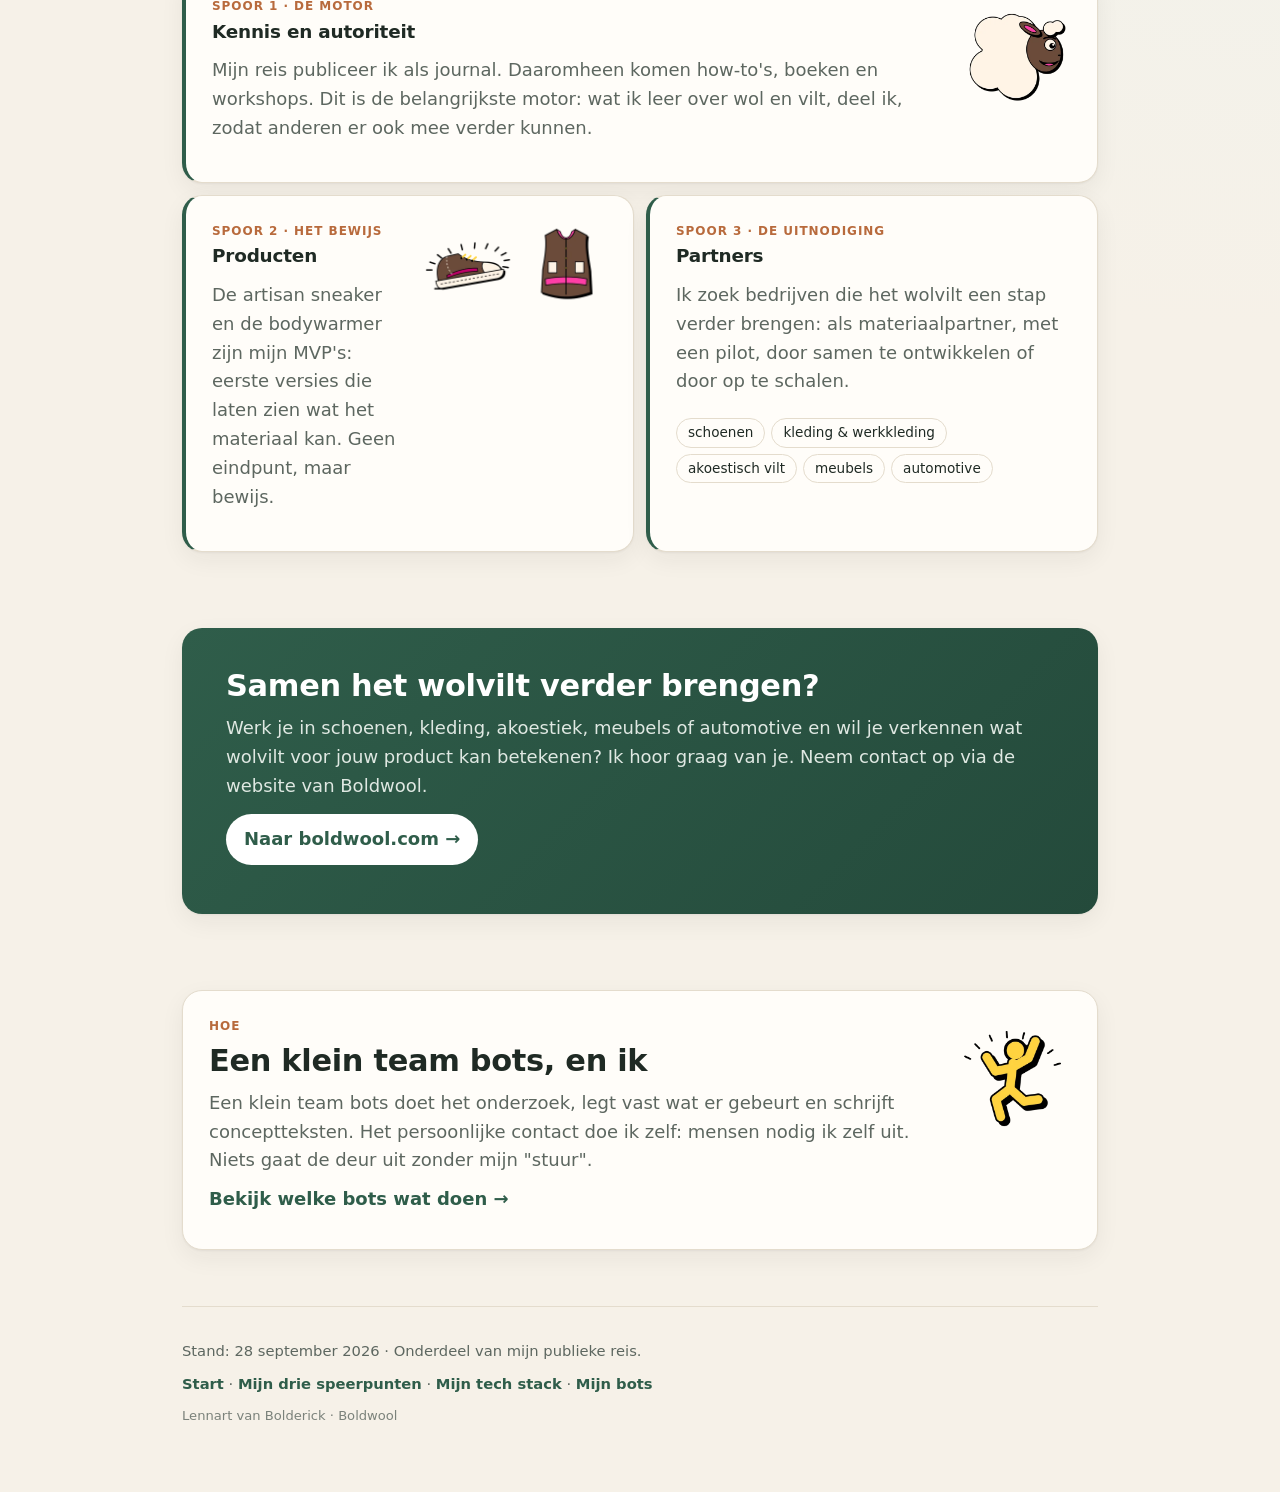
<file: docs/strategie.html>
<!doctype html>
<html lang="nl">
<head>
<meta charset="utf-8">
<meta name="viewport" content="width=device-width, initial-scale=1, viewport-fit=cover">
<title>Boldwool-strategie · Lennart van Bolderick</title>
<meta name="description" content="Van vette ruwe wol tot eindproduct in 4 uur. Mijn strategie voor Boldwool: kennis delen, producten als bewijs, en partners die het wolvilt verder brengen.">
<meta name="theme-color" content="#f6f1e8">
<meta property="og:type" content="website">
<meta property="og:locale" content="nl_NL">
<meta property="og:title" content="Boldwool-strategie · Lennart van Bolderick">
<meta property="og:description" content="Van vette ruwe wol tot eindproduct in 4 uur. Kennis delen, producten als bewijs, en partners die het wolvilt verder brengen.">
<meta property="og:url" content="https://lennart1970.github.io/journey/strategie.html">
<meta property="og:image" content="https://lennart1970.github.io/journey/img/og-strategie.jpg">
<meta property="og:image:width" content="1200">
<meta property="og:image:height" content="630">
<meta property="og:image:alt" content="Mokka wollen sneaker barst uit een wolk ruwe vacht, op fel roze stralen">
<meta name="twitter:card" content="summary_large_image">
<link rel="preload" as="image" type="image/webp" imagesrcset="img/hero-strategie-960.webp 960w, img/hero-strategie.webp 1920w" imagesizes="(min-width: 980px) 916px, 100vw">
<link rel="stylesheet" href="style.css">
</head>
<body>
<main>
<nav class="nav" aria-label="Hoofdmenu">
  <a class="brand" href="./">Lennart<span>·</span>journey</a>
  <div class="links"><a href="./">Start</a><a href="tech-stack.html">Stack</a><a href="speerpunten.html">Speerpunten</a><a href="strategie.html" aria-current="page">Strategie</a><a href="https://lennart1970.github.io/fleet-overview/">Bots</a></div>
</nav>

<figure class="hero-media">
  <picture>
    <source type="image/webp" srcset="img/hero-strategie-960.webp 960w, img/hero-strategie.webp 1920w" sizes="(min-width: 980px) 916px, 100vw">
    <img src="img/hero-strategie.jpg" srcset="img/hero-strategie-960.jpg 960w, img/hero-strategie.jpg 1920w" sizes="(min-width: 980px) 916px, 100vw" width="1920" height="1080" loading="eager" fetchpriority="high" decoding="async" alt="Mokka wollen sneaker barst uit een wolk ruwe vacht, op fel roze stralen">
  </picture>
</figure>

<header class="hero">
  <p class="eyebrow">Mijn publieke reis · Boldwool-strategie</p>
  <span class="accent" aria-hidden="true"><picture><source type="image/webp" srcset="img/accent-vier.webp"><img src="img/accent-vier.png" width="400" height="400" alt="" loading="lazy" decoding="async"></picture></span>
  <h1>Van vette ruwe wol tot <span>eindproduct in 4 uur</span></h1>
  <p class="lead">Dat is de kernbelofte van Boldwool. Hier leg ik uit waarom ik dit doe, langs welke drie sporen ik werk, en hoe ik dat met een klein team bots aanpak.</p>
  <p class="stand"><span class="dot" aria-hidden="true"></span>Stand: 28 september 2026</p>
</header>

<section aria-labelledby="waarom">
  <div class="card">
    <span class="accent" aria-hidden="true"><picture><source type="image/webp" srcset="img/accent-vacht.webp"><img src="img/accent-vacht.png" width="400" height="400" alt="" loading="lazy" decoding="async"></picture></span>
    <div class="tag">Waarom</div>
    <h2 id="waarom" style="margin-top:6px">Het textielafval&shy;probleem</h2>
    <p>Mooie wol wordt weggegooid, en de wereld zit met een berg textielafval. Met textiel-upcycling en wolvilt wil ik bijdragen aan een oplossing.</p>
    <p>Mijn koers: lokale wol krijgt weer waarde, via producten, ervaringen, samenwerking en gedeelde kennis van het proces. En die kennis is overdraagbaar, zodat ook andere lokale makers er een eigen productroute mee kunnen bouwen.</p>
  </div>
</section>

<section aria-labelledby="sporen">
  <h2 id="sporen">Drie sporen</h2>
  <p class="section-intro">Eén motor, één bewijs, één uitnodiging.</p>
  <div class="layers">
    <article class="card layer core">
      <span class="accent" aria-hidden="true"><picture><source type="image/webp" srcset="img/accent-schaap.webp"><img src="img/accent-schaap.png" width="400" height="400" alt="" loading="lazy" decoding="async"></picture></span>
      <div class="tag">Spoor 1 · de motor</div>
      <h3>Kennis en autoriteit</h3>
      <p>Mijn reis publiceer ik als journal. Daaromheen komen how-to's, boeken en workshops. Dit is de belangrijkste motor: wat ik leer over wol en vilt, deel ik, zodat anderen er ook mee verder kunnen.</p>
    </article>
    <article class="card layer core">
      <span class="accent-row" aria-hidden="true"><span class="accent" aria-hidden="true"><picture><source type="image/webp" srcset="img/accent-sneaker.webp"><img src="img/accent-sneaker.png" width="400" height="400" alt="" loading="lazy" decoding="async"></picture></span><span class="accent" aria-hidden="true"><picture><source type="image/webp" srcset="img/accent-bodywarmer.webp"><img src="img/accent-bodywarmer.png" width="400" height="400" alt="" loading="lazy" decoding="async"></picture></span></span>
      <div class="tag">Spoor 2 · het bewijs</div>
      <h3>Producten</h3>
      <p>De artisan sneaker en de bodywarmer zijn mijn MVP's: eerste versies die laten zien wat het materiaal kan. Geen eindpunt, maar bewijs.</p>
    </article>
    <article class="card layer core">
      <div class="tag">Spoor 3 · de uitnodiging</div>
      <h3>Partners</h3>
      <p>Ik zoek bedrijven die het wolvilt een stap verder brengen: als materiaalpartner, met een pilot, door samen te ontwikkelen of door op te schalen.</p>
      <div class="chips"><span>schoenen</span><span>kleding &amp; werkkleding</span><span>akoestisch vilt</span><span>meubels</span><span>automotive</span></div>
    </article>
  </div>
</section>

<section aria-labelledby="contact">
  <div class="card highlight">
    <h2 id="contact">Samen het wolvilt verder brengen?</h2>
    <p>Werk je in schoenen, kleding, akoestiek, meubels of automotive en wil je verkennen wat wolvilt voor jouw product kan betekenen? Ik hoor graag van je. Neem contact op via de website van Boldwool.</p>
    <p><a class="cta" href="https://boldwool.com/">Naar boldwool.com →</a></p>
  </div>
</section>

<section aria-labelledby="hoe">
  <div class="card">
    <span class="accent" aria-hidden="true"><picture><source type="image/webp" srcset="img/accent-figuur.webp"><img src="img/accent-figuur.png" width="400" height="400" alt="" loading="lazy" decoding="async"></picture></span>
    <div class="tag">Hoe</div>
    <h2 id="hoe" style="margin-top:6px">Een klein team bots, en ik</h2>
    <p>Een klein team bots doet het onderzoek, legt vast wat er gebeurt en schrijft conceptteksten. Het persoonlijke contact doe ik zelf: mensen nodig ik zelf uit. Niets gaat de deur uit zonder mijn "stuur".</p>
    <p><a class="more" href="https://lennart1970.github.io/fleet-overview/">Bekijk welke bots wat doen →</a></p>
  </div>
</section>

<footer>
  <p>Stand: 28 september 2026 · Onderdeel van mijn publieke reis.</p>
  <p class="footnav"><a href="./">Start</a> · <a href="speerpunten.html">Mijn drie speerpunten</a> · <a href="tech-stack.html">Mijn tech stack</a> · <a href="https://lennart1970.github.io/fleet-overview/">Mijn bots</a></p>
  <p class="small">Lennart van Bolderick · Boldwool</p>
</footer>

</main>
</body>
</html>
</file>
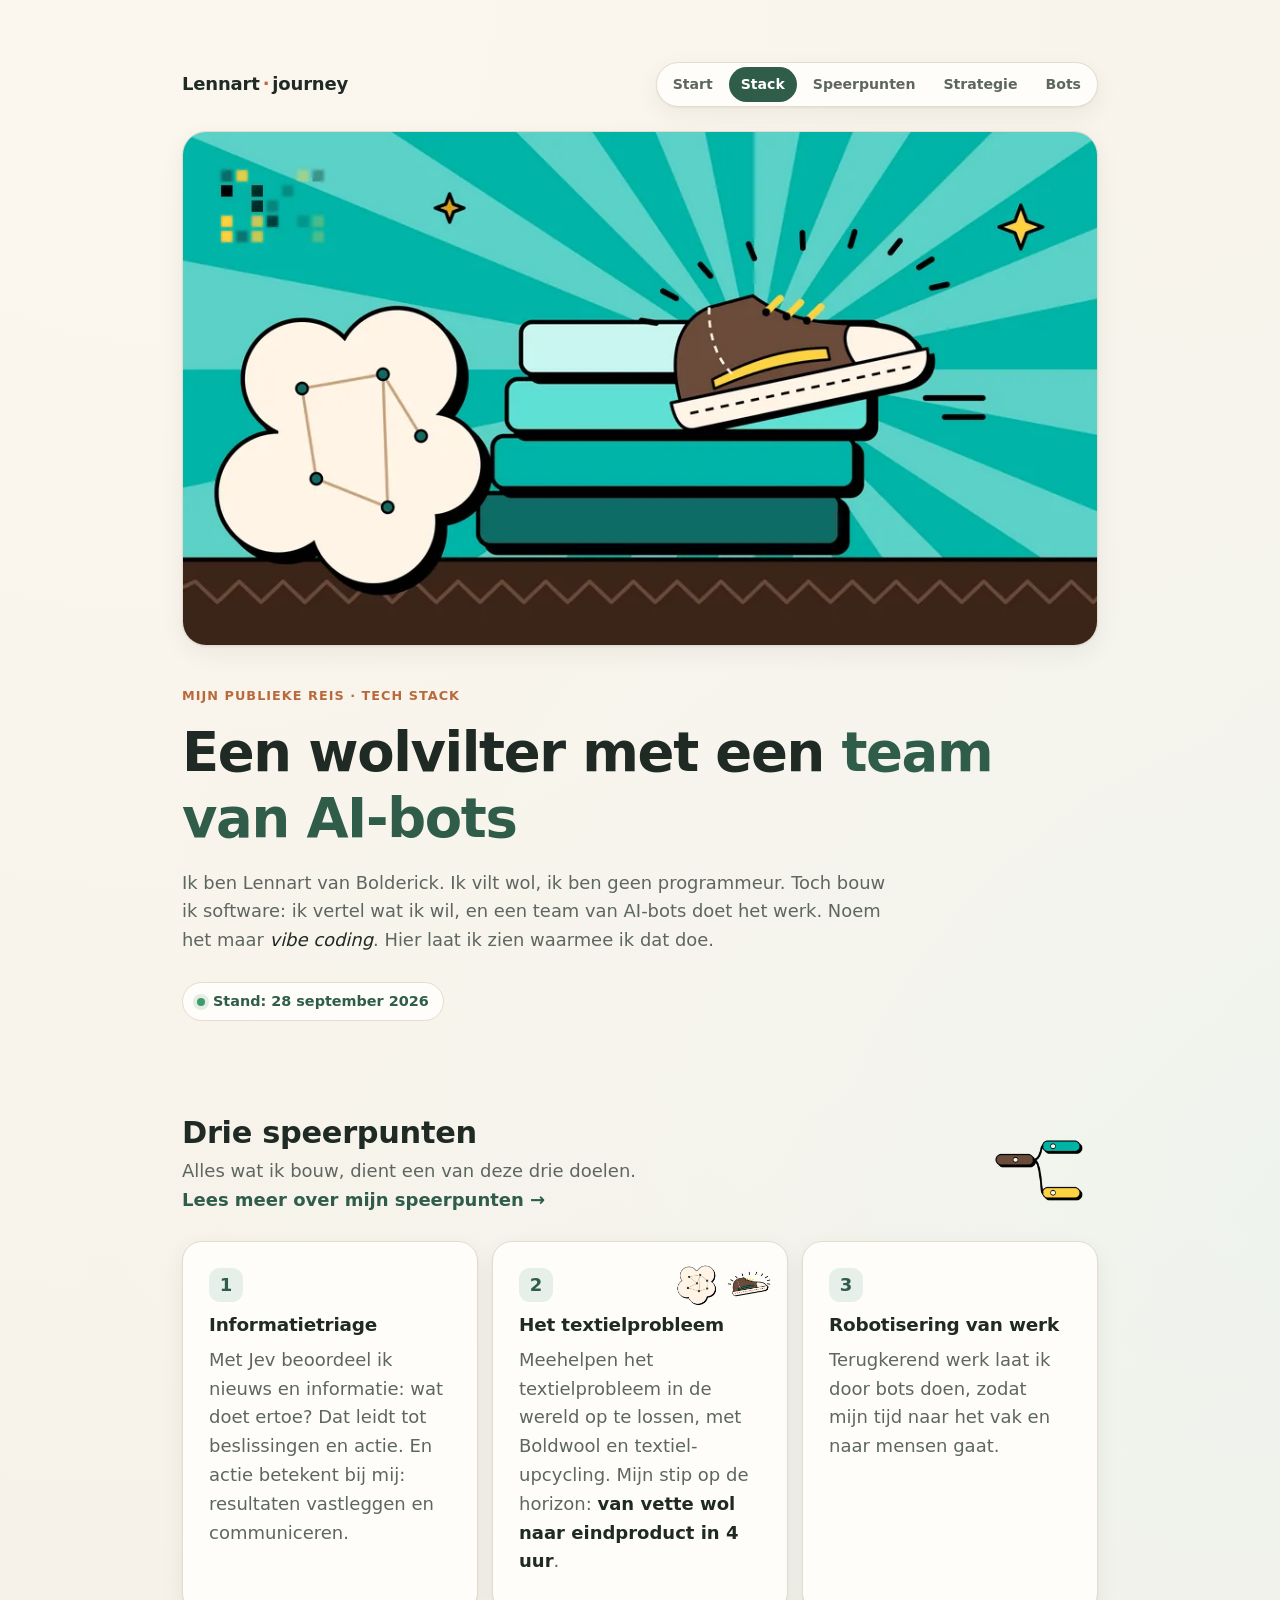
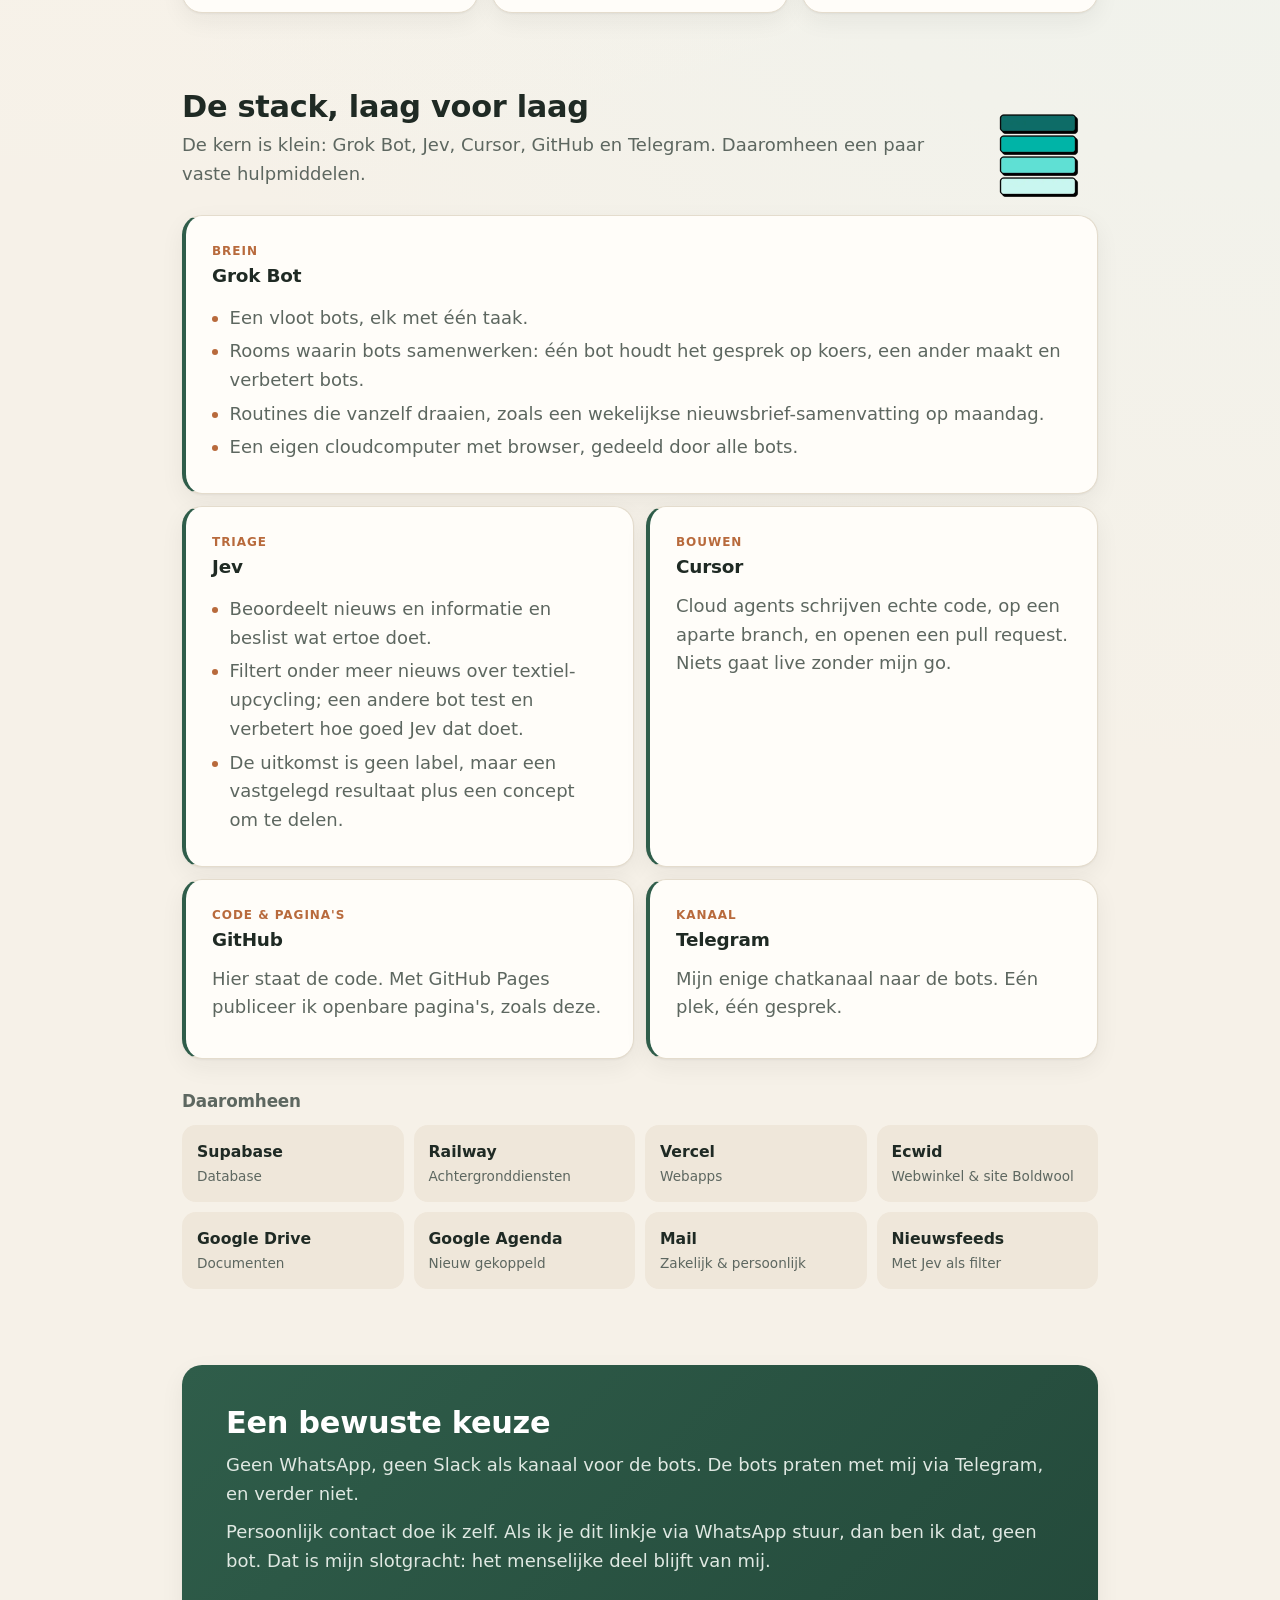
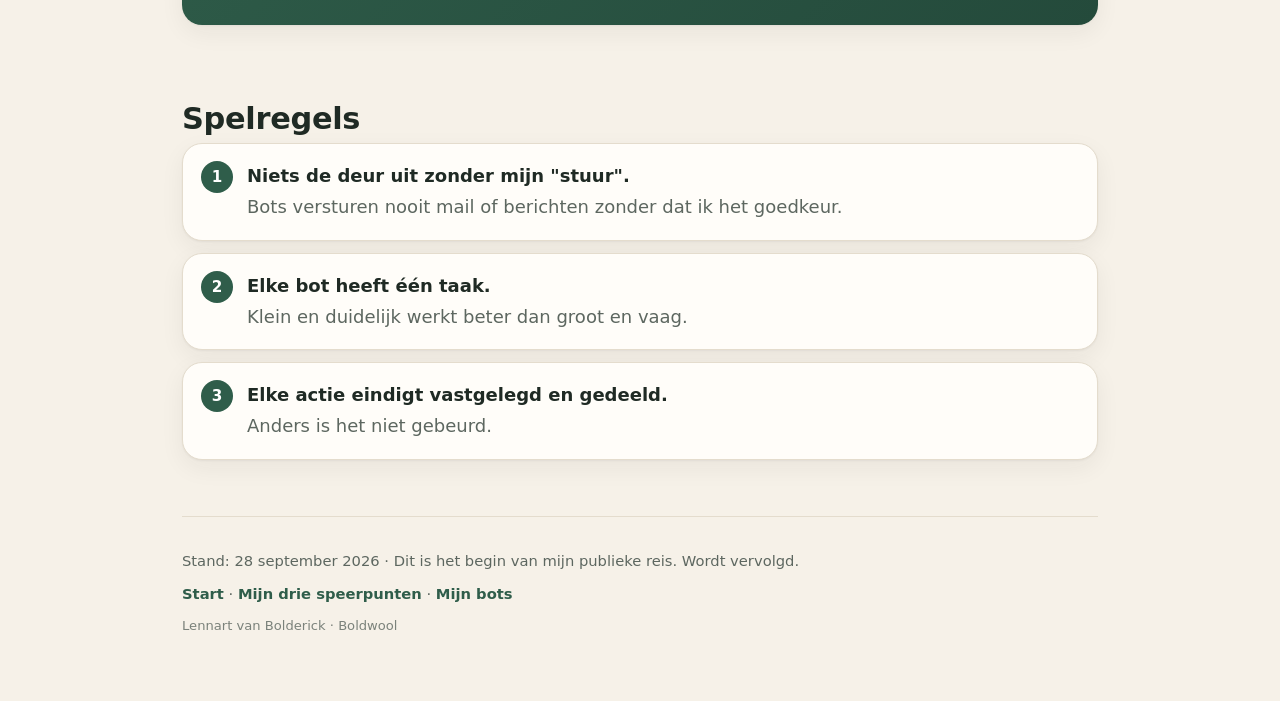
<file: docs/tech-stack.html>
<!doctype html>
<html lang="nl">
<head>
<meta charset="utf-8">
<meta name="viewport" content="width=device-width, initial-scale=1, viewport-fit=cover">
<title>Mijn tech stack · Lennart van Bolderick</title>
<meta name="description" content="Een wolvilter die geen programmeur is, bouwt met een team van AI-bots. Zo ziet mijn tech stack eruit, laag voor laag.">
<meta name="theme-color" content="#f6f1e8">
<meta property="og:type" content="website">
<meta property="og:locale" content="nl_NL">
<meta property="og:title" content="Mijn tech stack · Lennart van Bolderick">
<meta property="og:description" content="Een wolvilter die geen programmeur is, bouwt met een team van AI-bots. Laag voor laag: brein, triage, bouwen, code en kanaal.">
<meta property="og:url" content="https://lennart1970.github.io/journey/tech-stack.html">
<meta property="og:image" content="https://lennart1970.github.io/journey/img/og-stack.jpg">
<meta property="og:image:width" content="1200">
<meta property="og:image:height" content="630">
<meta property="og:image:alt" content="Wollen sneaker op een stapel lagen, naast een vachtwolk, op teal stralen">
<meta name="twitter:card" content="summary_large_image">
<link rel="preload" as="image" type="image/webp" imagesrcset="img/hero-stack-960.webp 960w, img/hero-stack.webp 1920w" imagesizes="(min-width: 980px) 916px, 100vw">
<link rel="stylesheet" href="style.css">
</head>
<body>
<main>
<nav class="nav" aria-label="Hoofdmenu">
  <a class="brand" href="./">Lennart<span>·</span>journey</a>
  <div class="links"><a href="./">Start</a><a href="tech-stack.html" aria-current="page">Stack</a><a href="speerpunten.html">Speerpunten</a><a href="strategie.html">Strategie</a><a href="https://lennart1970.github.io/fleet-overview/">Bots</a></div>
</nav>

<figure class="hero-media">
  <picture>
    <source type="image/webp" srcset="img/hero-stack-960.webp 960w, img/hero-stack.webp 1920w" sizes="(min-width: 980px) 916px, 100vw">
    <img src="img/hero-stack.jpg" srcset="img/hero-stack-960.jpg 960w, img/hero-stack.jpg 1920w" sizes="(min-width: 980px) 916px, 100vw" width="1920" height="1080" loading="eager" fetchpriority="high" decoding="async" alt="Wollen sneaker op een stapel lagen, naast een vachtwolk, op teal stralen">
  </picture>
</figure>

<header class="hero">
  <p class="eyebrow">Mijn publieke reis · tech stack</p>
  <h1>Een wolvilter met een <span>team van <span class="nowrap">AI-bots</span></span></h1>
  <p class="lead">Ik ben Lennart van Bolderick. Ik vilt wol, ik ben geen programmeur. Toch bouw ik software: ik vertel wat ik wil, en een team van AI-bots doet het werk. Noem het maar <em>vibe coding</em>. Hier laat ik zien waarmee ik dat doe.</p>
  <p class="stand"><span class="dot" aria-hidden="true"></span>Stand: 28 september 2026</p>
</header>

<section aria-labelledby="speerpunten">
  <div class="with-accent">
  <span class="accent" aria-hidden="true"><picture><source type="image/webp" srcset="img/stack-takken.webp"><img src="img/stack-takken.png" width="400" height="400" alt="" loading="lazy" decoding="async"></picture></span>
  <h2 id="speerpunten">Drie speerpunten</h2>
  <p class="section-intro">Alles wat ik bouw, dient een van deze drie doelen. <a class="more" href="speerpunten.html">Lees meer over mijn speerpunten →</a></p>
  </div>
  <div class="grid three">
    <article class="card spear">
      <span class="num">1</span>
      <h3>Informatie&shy;triage</h3>
      <p>Met Jev beoordeel ik nieuws en informatie: wat doet ertoe? Dat leidt tot beslissingen en actie. En actie betekent bij mij: resultaten vastleggen en communiceren.</p>
    </article>
    <article class="card spear">
      <span class="accent-row" aria-hidden="true"><span class="accent" aria-hidden="true"><picture><source type="image/webp" srcset="img/stack-vacht.webp"><img src="img/stack-vacht.png" width="400" height="400" alt="" loading="lazy" decoding="async"></picture></span><span class="accent" aria-hidden="true"><picture><source type="image/webp" srcset="img/stack-sneaker.webp"><img src="img/stack-sneaker.png" width="400" height="400" alt="" loading="lazy" decoding="async"></picture></span></span>
      <span class="num">2</span>
      <h3>Het textiel&shy;probleem</h3>
      <p>Meehelpen het textielprobleem in de wereld op te lossen, met Boldwool en textiel-upcycling. Mijn stip op de horizon: <strong>van vette wol naar eindproduct in 4 uur</strong>.</p>
    </article>
    <article class="card spear">
      <span class="num">3</span>
      <h3>Robotisering van werk</h3>
      <p>Terugkerend werk laat ik door bots doen, zodat mijn tijd naar het vak en naar mensen gaat.</p>
    </article>
  </div>
</section>

<section aria-labelledby="stack">
  <div class="with-accent">
  <span class="accent" aria-hidden="true"><picture><source type="image/webp" srcset="img/stack-lagen.webp"><img src="img/stack-lagen.png" width="400" height="400" alt="" loading="lazy" decoding="async"></picture></span>
  <h2 id="stack">De stack, laag voor laag</h2>
  <p class="section-intro">De kern is klein: Grok Bot, Jev, Cursor, GitHub en Telegram. Daaromheen een paar vaste hulpmiddelen.</p>

  </div>

  <div class="layers">
    <article class="card layer core">
      <div class="tag">Brein</div>
      <h3>Grok Bot</h3>
      <ul>
        <li>Een vloot bots, elk met één taak.</li>
        <li>Rooms waarin bots samenwerken: één bot houdt het gesprek op koers, een ander maakt en verbetert bots.</li>
        <li>Routines die vanzelf draaien, zoals een wekelijkse nieuwsbrief-samenvatting op maandag.</li>
        <li>Een eigen cloudcomputer met browser, gedeeld door alle bots.</li>
      </ul>
    </article>

    <article class="card layer core">
      <div class="tag">Triage</div>
      <h3>Jev</h3>
      <ul>
        <li>Beoordeelt nieuws en informatie en beslist wat ertoe doet.</li>
        <li>Filtert onder meer nieuws over textiel-upcycling; een andere bot test en verbetert hoe goed Jev dat doet.</li>
        <li>De uitkomst is geen label, maar een vastgelegd resultaat plus een concept om te delen.</li>
      </ul>
    </article>

    <article class="card layer core">
      <div class="tag">Bouwen</div>
      <h3>Cursor</h3>
      <p>Cloud agents schrijven echte code, op een aparte branch, en openen een pull request. Niets gaat live zonder mijn go.</p>
    </article>

    <article class="card layer core">
      <div class="tag">Code &amp; pagina's</div>
      <h3>GitHub</h3>
      <p>Hier staat de code. Met GitHub Pages publiceer ik openbare pagina's, zoals deze.</p>
    </article>

    <article class="card layer core">
      <div class="tag">Kanaal</div>
      <h3>Telegram</h3>
      <p>Mijn enige chatkanaal naar de bots. Eén plek, één gesprek.</p>
    </article>
  </div>

  <h3 class="subhead">Daaromheen</h3>
  <div class="grid tools">
    <div class="tool"><strong>Supabase</strong><span>Database</span></div>
    <div class="tool"><strong>Railway</strong><span>Achtergrond&shy;diensten</span></div>
    <div class="tool"><strong>Vercel</strong><span>Webapps</span></div>
    <div class="tool"><strong>Ecwid</strong><span>Webwinkel &amp; site Boldwool</span></div>
    <div class="tool"><strong>Google Drive</strong><span>Documenten</span></div>
    <div class="tool"><strong>Google Agenda</strong><span>Nieuw gekoppeld</span></div>
    <div class="tool"><strong>Mail</strong><span>Zakelijk &amp; persoonlijk</span></div>
    <div class="tool"><strong>Nieuwsfeeds</strong><span>Met Jev als filter</span></div>
  </div>
</section>

<section aria-labelledby="keuze">
  <div class="card highlight">
    <h2 id="keuze">Een bewuste keuze</h2>
    <p>Geen WhatsApp, geen Slack als kanaal voor de bots. De bots praten met mij via Telegram, en verder niet.</p>
    <p>Persoonlijk contact doe ik zelf. Als ik je dit linkje via WhatsApp stuur, dan ben ik dat, geen bot. Dat is mijn slotgracht: het menselijke deel blijft van mij.</p>
  </div>
</section>

<section aria-labelledby="spelregels">
  <h2 id="spelregels">Spelregels</h2>
  <ol class="rules">
    <li><span>Niets de deur uit zonder mijn "stuur".</span> Bots versturen nooit mail of berichten zonder dat ik het goedkeur.</li>
    <li><span>Elke bot heeft één taak.</span> Klein en duidelijk werkt beter dan groot en vaag.</li>
    <li><span>Elke actie eindigt vastgelegd en gedeeld.</span> Anders is het niet gebeurd.</li>
  </ol>
</section>

<footer>
  <p>Stand: 28 september 2026 · Dit is het begin van mijn publieke reis. Wordt vervolgd.</p>
  <p class="footnav"><a href="./">Start</a> · <a href="speerpunten.html">Mijn drie speerpunten</a> · <a href="https://lennart1970.github.io/fleet-overview/">Mijn bots</a></p>
  <p class="small">Lennart van Bolderick · Boldwool</p>
</footer>

</main>
</body>
</html>
</file>
<file: docs/style.css>
:root{
  --bg:#f6f1e8; --bg2:#efe7da; --card:#fffdf9; --ink:#1f2a24; --muted:#5d6760;
  --line:#e4dccd; --accent:#2f5d4a; --accent2:#b86a3c; --soft:#e6efe9;
  --radius:20px; --shadow:0 1px 2px rgba(31,42,36,.05),0 8px 24px rgba(31,42,36,.06);
  --font:system-ui,-apple-system,"Segoe UI",Roboto,"Helvetica Neue",Arial,sans-serif;
}
*{box-sizing:border-box}
html{-webkit-text-size-adjust:100%}
body{margin:0;background:var(--bg);color:var(--ink);font-family:var(--font);font-size:17px;line-height:1.6;-webkit-font-smoothing:antialiased;
  background-image:radial-gradient(circle at 12% 0%,#fbf7ef 0,transparent 45%),radial-gradient(circle at 100% 30%,#eef3ee 0,transparent 40%)}
main{max-width:980px;margin:0 auto;padding:max(28px,env(safe-area-inset-top)) 20px 40px}
h1,h2,h3{line-height:1.2;letter-spacing:-.01em;margin:0}
h1{font-size:clamp(2rem,7vw,3.4rem);font-weight:750;letter-spacing:-.025em}
h1 span{color:var(--accent)}
h2{font-size:clamp(1.45rem,4.5vw,1.9rem);font-weight:700;margin-bottom:.35rem}
h3{font-size:1.15rem;font-weight:680}
p{margin:.6rem 0}
section{margin-top:56px}
.hero{padding:28px 0 8px}
.eyebrow{display:inline-block;font-size:.8rem;font-weight:650;letter-spacing:.08em;text-transform:uppercase;color:var(--accent2);margin:0 0 14px}
.lead{font-size:1.12rem;color:var(--muted);max-width:40em;margin-top:18px}
.lead em{color:var(--ink)}
.stand{display:inline-flex;align-items:center;gap:8px;margin-top:18px;padding:7px 14px;border-radius:999px;background:var(--card);border:1px solid var(--line);font-size:.9rem;font-weight:600;color:var(--accent)}
.dot{width:8px;height:8px;border-radius:50%;background:#3f9a6e;box-shadow:0 0 0 4px rgba(63,154,110,.15)}
.section-intro{color:var(--muted);margin:0 0 20px}
.grid{display:grid;gap:14px}
.three{grid-template-columns:1fr}
.card{background:var(--card);border:1px solid var(--line);border-radius:var(--radius);padding:22px;box-shadow:var(--shadow)}
.card p,.card li{color:var(--muted)}
.card strong{color:var(--ink)}
.card.big:has(> .accent) .bighead{padding-right:96px}
.spear{position:relative}
.num{display:inline-grid;place-items:center;width:34px;height:34px;border-radius:11px;background:var(--soft);color:var(--accent);font-weight:750;margin-bottom:12px}
.spear h3{hyphens:manual}
.layers{display:grid;gap:12px;position:relative}
.layer{display:grid;grid-template-columns:1fr;gap:4px;border-left:4px solid var(--accent)}
.layer ul{margin:.5rem 0 0;padding-left:1.1rem}
.layer li{margin:.3rem 0}
.layer li::marker{color:var(--accent2)}
.tag{font-size:.75rem;font-weight:700;letter-spacing:.08em;text-transform:uppercase;color:var(--accent2)}
.subhead{margin:32px 0 14px;font-size:1.05rem;color:var(--muted);font-weight:650}
.tools{grid-template-columns:repeat(2,1fr);gap:10px}
.tool{background:var(--bg2);border-radius:14px;padding:14px 15px;display:flex;flex-direction:column;gap:2px;min-width:0}
.tool strong{font-size:.98rem}
.tool span{font-size:.85rem;color:var(--muted);overflow-wrap:anywhere}
.highlight{background:linear-gradient(135deg,#2f5d4a,#244a3b);color:#f3efe6;border:0;padding:28px 24px}
.highlight h2{color:#fff}
.highlight p{color:#dfe8e2}
.rules{list-style:none;counter-reset:r;padding:0;margin:0;display:grid;gap:12px}
.rules li{counter-increment:r;position:relative;background:var(--card);border:1px solid var(--line);border-radius:var(--radius);padding:18px 20px 18px 64px;color:var(--muted);box-shadow:var(--shadow)}
.rules li::before{content:counter(r);position:absolute;left:18px;top:17px;width:32px;height:32px;border-radius:50%;background:var(--accent);color:#fff;display:grid;place-items:center;font-weight:700;font-size:.95rem}
.rules li span{display:block;color:var(--ink);font-weight:650;margin-bottom:2px}
footer{margin-top:56px;padding-top:22px;border-top:1px solid var(--line);color:var(--muted);font-size:.92rem}
footer .small{font-size:.82rem;opacity:.8}
@media (min-width:720px){
  body{font-size:18px}
  main{padding:56px 32px 56px}
  section{margin-top:76px}
  .three{grid-template-columns:repeat(3,1fr)}
  .layers{grid-template-columns:repeat(2,1fr)}
  .layer:first-child{grid-column:1/-1}
  .tools{grid-template-columns:repeat(4,1fr)}
  .card{padding:26px}
  .highlight{padding:40px 44px}
}
@media (prefers-reduced-motion:no-preference){.card{transition:transform .2s ease,box-shadow .2s ease}.card:hover{transform:translateY(-2px)}}
a{color:var(--accent)}
.nav{display:flex;align-items:center;justify-content:space-between;gap:12px;flex-wrap:wrap;padding:6px 0 10px}
.brand{font-weight:750;text-decoration:none;color:var(--ink);letter-spacing:-.01em}
.brand span{color:var(--accent2);margin:0 3px}
.links{display:flex;gap:4px;background:var(--card);border:1px solid var(--line);border-radius:999px;padding:4px;box-shadow:var(--shadow)}
.links a{text-decoration:none;color:var(--muted);font-size:.88rem;font-weight:600;padding:6px 12px;border-radius:999px;white-space:nowrap}
.links a[aria-current="page"]{background:var(--accent);color:#fff}
.more{font-weight:600;text-decoration:none;white-space:nowrap}
.footnav a{font-weight:600;text-decoration:none}
.two{grid-template-columns:1fr}
.linkcard{display:block;text-decoration:none;color:inherit}
.linkcard h2{margin:6px 0 4px}
.go{display:inline-block;margin-top:8px;font-weight:650;color:var(--accent)}
.big h2{font-size:clamp(1.3rem,4.4vw,1.7rem);margin:2px 0 0}
.bighead{display:flex;gap:14px;align-items:flex-start;margin-bottom:10px}
.bighead .num{flex:none;margin:2px 0 0}
.running{margin-top:16px;background:var(--soft);border-radius:14px;padding:16px 18px}
.running h3{font-size:1rem;color:var(--accent)}
.running ul{margin:.4rem 0 0;padding-left:1.1rem}
.running li{margin:.25rem 0}
.quote{font-size:clamp(1.25rem,4.5vw,1.6rem);font-weight:700;color:var(--ink)!important;border-left:4px solid var(--accent2);padding:4px 0 4px 16px;margin:18px 0;letter-spacing:-.01em}
.inner{margin-top:14px}
.mini{background:var(--bg2);border-radius:14px;padding:16px 18px}
.mini h3{font-size:1rem}
.mini p{margin:.35rem 0}
.chips{display:flex;flex-wrap:wrap;gap:6px;margin-top:8px}
.chips span{background:var(--card);border:1px solid var(--line);border-radius:999px;padding:3px 11px;font-size:.85rem;color:var(--ink)}
@media (min-width:720px){.two{grid-template-columns:repeat(2,1fr)}}
@media (max-width:560px){.links{width:100%;justify-content:space-between}.links a{padding:6px 8px;font-size:.8rem}}
@media (max-width:360px){.links a{padding:6px 5px;font-size:.74rem}}
.links{max-width:100%;overflow-x:auto;scrollbar-width:none}
.links::-webkit-scrollbar{display:none}

/* bot chain */
.chain{display:grid;gap:0;counter-reset:step}
.step{position:relative;background:var(--card);border:1px solid var(--line);border-radius:var(--radius);padding:22px;box-shadow:var(--shadow)}
.step+.step{margin-top:34px}
.step+.step::before{content:"";position:absolute;left:50%;top:-34px;width:2px;height:34px;background:linear-gradient(var(--line),var(--accent));transform:translateX(-50%)}
.step+.step::after{content:"";position:absolute;left:50%;top:-9px;width:10px;height:10px;border-right:2px solid var(--accent);border-bottom:2px solid var(--accent);transform:translateX(-50%) rotate(45deg);background:transparent}
.stephead{display:flex;gap:12px;align-items:center;margin-bottom:10px}
.stephead .num{margin:0;flex:none}
.stephead h3{font-size:1.2rem}
.step .why{margin:.1rem 0 .8rem;color:var(--muted);font-size:.95rem}
.bots{list-style:none;margin:0;padding:0;display:grid;gap:8px}
.bots li{background:var(--bg2);border-radius:12px;padding:10px 14px;color:var(--muted);font-size:.93rem;line-height:1.45}
.bots li b{display:block;color:var(--ink);font-size:.95rem;font-family:ui-monospace,SFMono-Regular,Menlo,Consolas,monospace;font-weight:650;letter-spacing:-.01em}
.step.jev{border:2px solid var(--accent)}
.note{margin-top:12px;font-size:.88rem;color:var(--accent2);font-weight:600}
.support{margin-top:44px;background:var(--bg2);border:1px dashed #d3c8b4;border-radius:var(--radius);padding:22px}
.support h3{margin-bottom:4px}
.support .bots li{background:var(--card)}
.principle{text-align:center;font-size:clamp(1.2rem,4.4vw,1.55rem);font-weight:700;letter-spacing:-.01em;margin:0}
.principle span{color:var(--accent)}
.rooms{display:flex;flex-wrap:wrap;gap:8px;margin-top:12px}
.rooms span{background:rgba(255,255,255,.12);border:1px solid rgba(255,255,255,.25);border-radius:999px;padding:4px 12px;font-size:.88rem;color:#fff}
@media (min-width:720px){
  .step{padding:26px 28px}
  .bots{grid-template-columns:repeat(3,1fr)}
  .support .bots{grid-template-columns:repeat(3,1fr)}
}
.cta{display:inline-block;background:#fff;color:var(--accent);font-weight:700;text-decoration:none;padding:11px 18px;border-radius:999px;margin-top:4px}
.linkcard.wide+.linkcard.wide{margin-top:0}
.layer{align-content:start}
@media (min-width:720px){.bots:has(> li:nth-child(4)){grid-template-columns:repeat(2,1fr)}}
.nowrap{white-space:nowrap}
/* hero image */
.hero-media{margin:8px -20px 0;position:relative}
.hero-media img{display:block;width:100%;height:auto;aspect-ratio:16/9;background:#f7479e}
.hero-media+.hero{padding-top:22px}
@media (min-width:720px){
  .hero-media{margin:14px 0 0}
  .hero-media img{border-radius:24px;box-shadow:var(--shadow);border:1px solid var(--line)}
  .hero-media+.hero{padding-top:34px}
}

/* decorative accents */
.accent{float:right;width:84px;margin:0 0 4px 12px}
.accent img{display:block;width:100%;height:auto}
.accent-row{float:right;display:flex;width:168px;margin:0 0 4px 10px}
.accent-row .accent{float:none;width:84px;margin:0}
.card:has(.accent)::after{content:"";display:block;clear:both}
.hero{position:relative}
.hero .accent{position:absolute;top:64px;right:0;float:none;width:62px;margin:0}
.hero:has(.accent) h1,.hero:has(.accent) .lead{padding-right:74px}
.card.layer{position:relative}
.layer .accent,.layer .accent-row{position:absolute;top:16px;right:14px;float:none;margin:0;z-index:1}
.layer .accent{width:68px}
.layer .accent-row{width:116px}
.layer .accent-row .accent{position:static;width:58px}
.layer:has(.accent) .tag,.layer:has(.accent) h3,.layer:has(.accent) p{padding-right:78px}
.layer:has(.accent-row) .tag,.layer:has(.accent-row) h3,.layer:has(.accent-row) p{padding-right:124px}
@media (min-width:720px){
  .accent{width:120px;margin-left:18px}
  .hero .accent{width:116px;top:76px}
  .hero:has(.accent) h1,.hero:has(.accent) .lead{padding-right:136px}
  .layer .accent{width:112px;top:22px;right:22px}
  .layer .accent-row{width:196px;top:18px;right:18px}
  .layer .accent-row .accent{position:static;width:98px}
  .layer:has(.accent) .tag,.layer:has(.accent) h3,.layer:has(.accent) p{padding-right:128px}
  .layer:has(.accent-row) .tag,.layer:has(.accent-row) h3,.layer:has(.accent-row) p{padding-right:206px}
}
@media (max-width:719px){
  .hero:has(.accent) .accent{top:-2px;width:48px}
  .hero:has(.accent) .eyebrow{display:block;padding-right:76px}
  .hero:has(.accent) h1,.hero:has(.accent) .lead{padding-right:0}
}

.with-accent{display:flow-root}
.with-accent>.accent{margin-top:2px}
.mini:has(.accent),.highlight:has(.accent){display:flow-root}
.mini .accent{width:68px}
.card.big:has(> .accent) .bighead{padding-right:96px}
.spear{position:relative}
.spear .accent-row{position:absolute;top:12px;right:12px;float:none;width:104px;margin:0;z-index:1}
.spear .accent-row .accent{position:static;width:52px;margin:0}
@media (min-width:720px){
  .mini .accent{width:88px}
  .card.big:has(> .accent) .bighead{padding-right:140px}
  .spear .accent-row{width:104px;top:14px;right:12px}
  .spear .accent-row .accent{width:52px}
}
</file>
